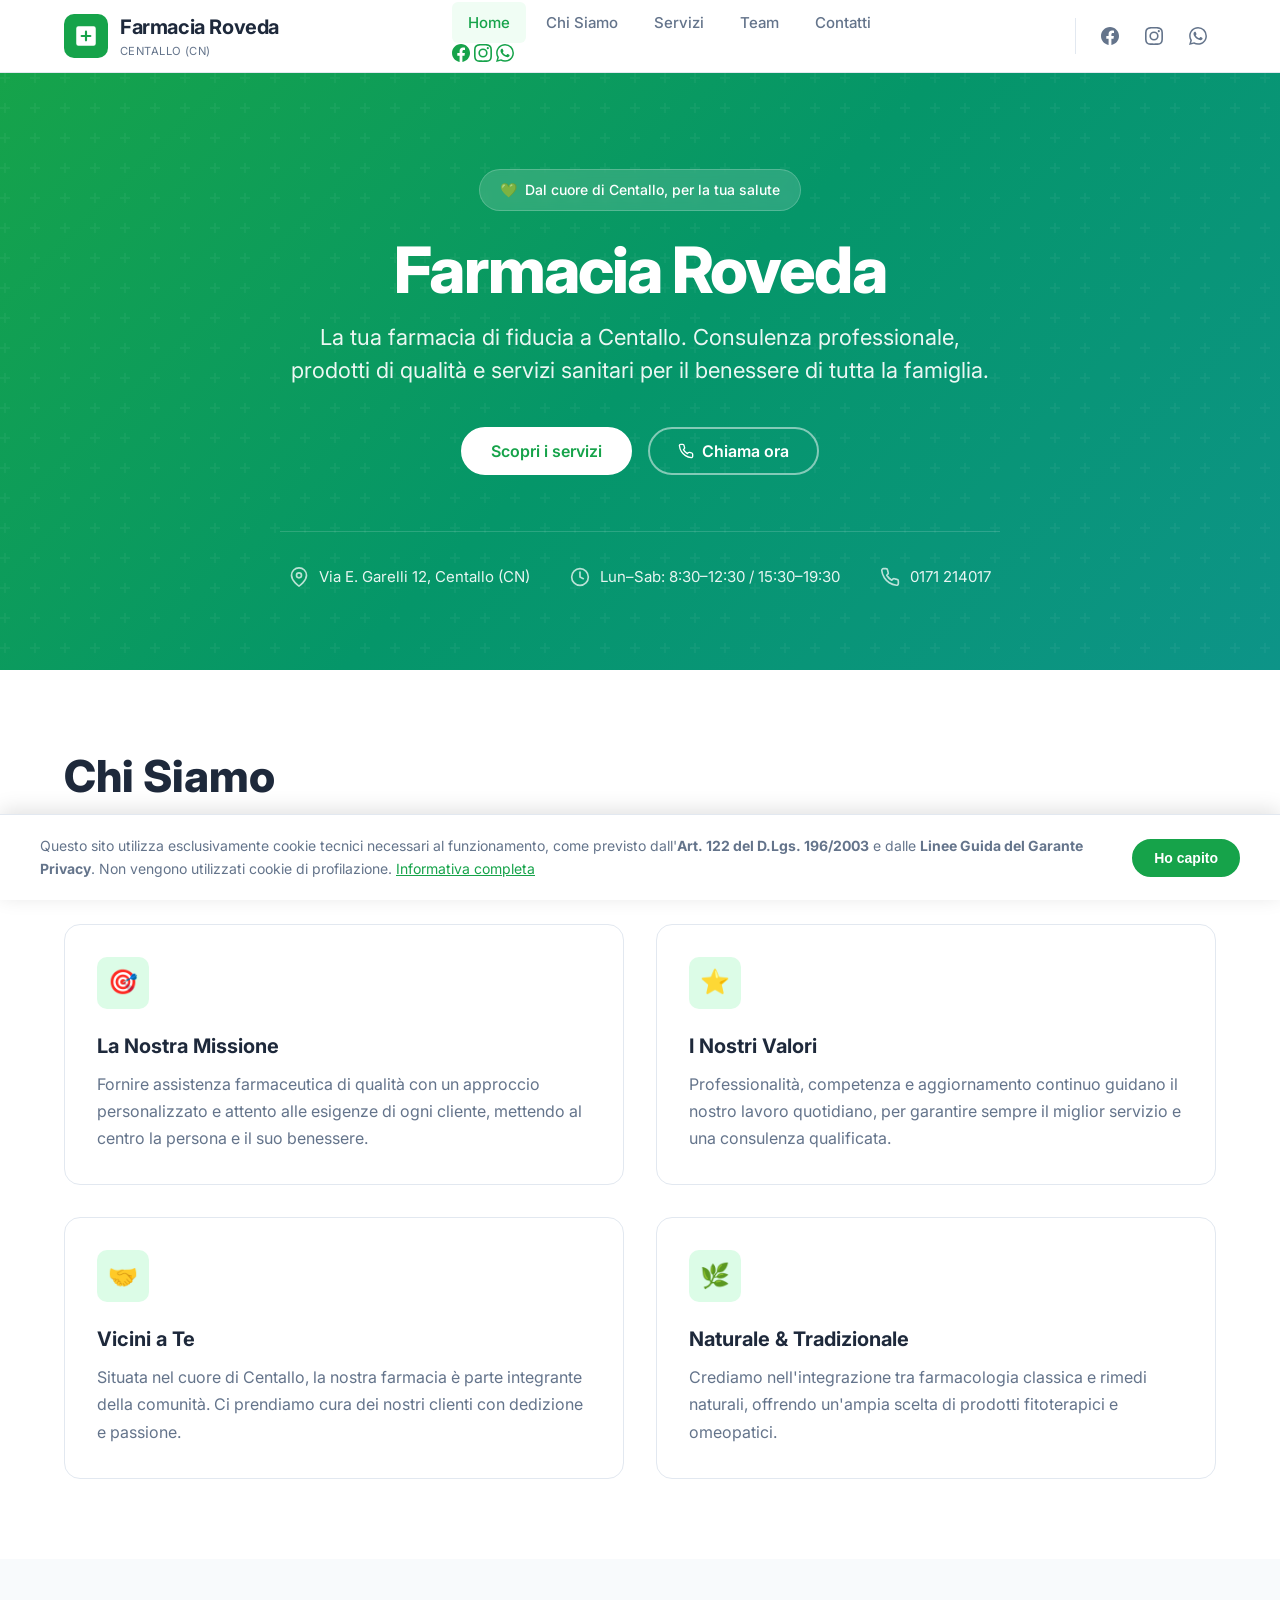
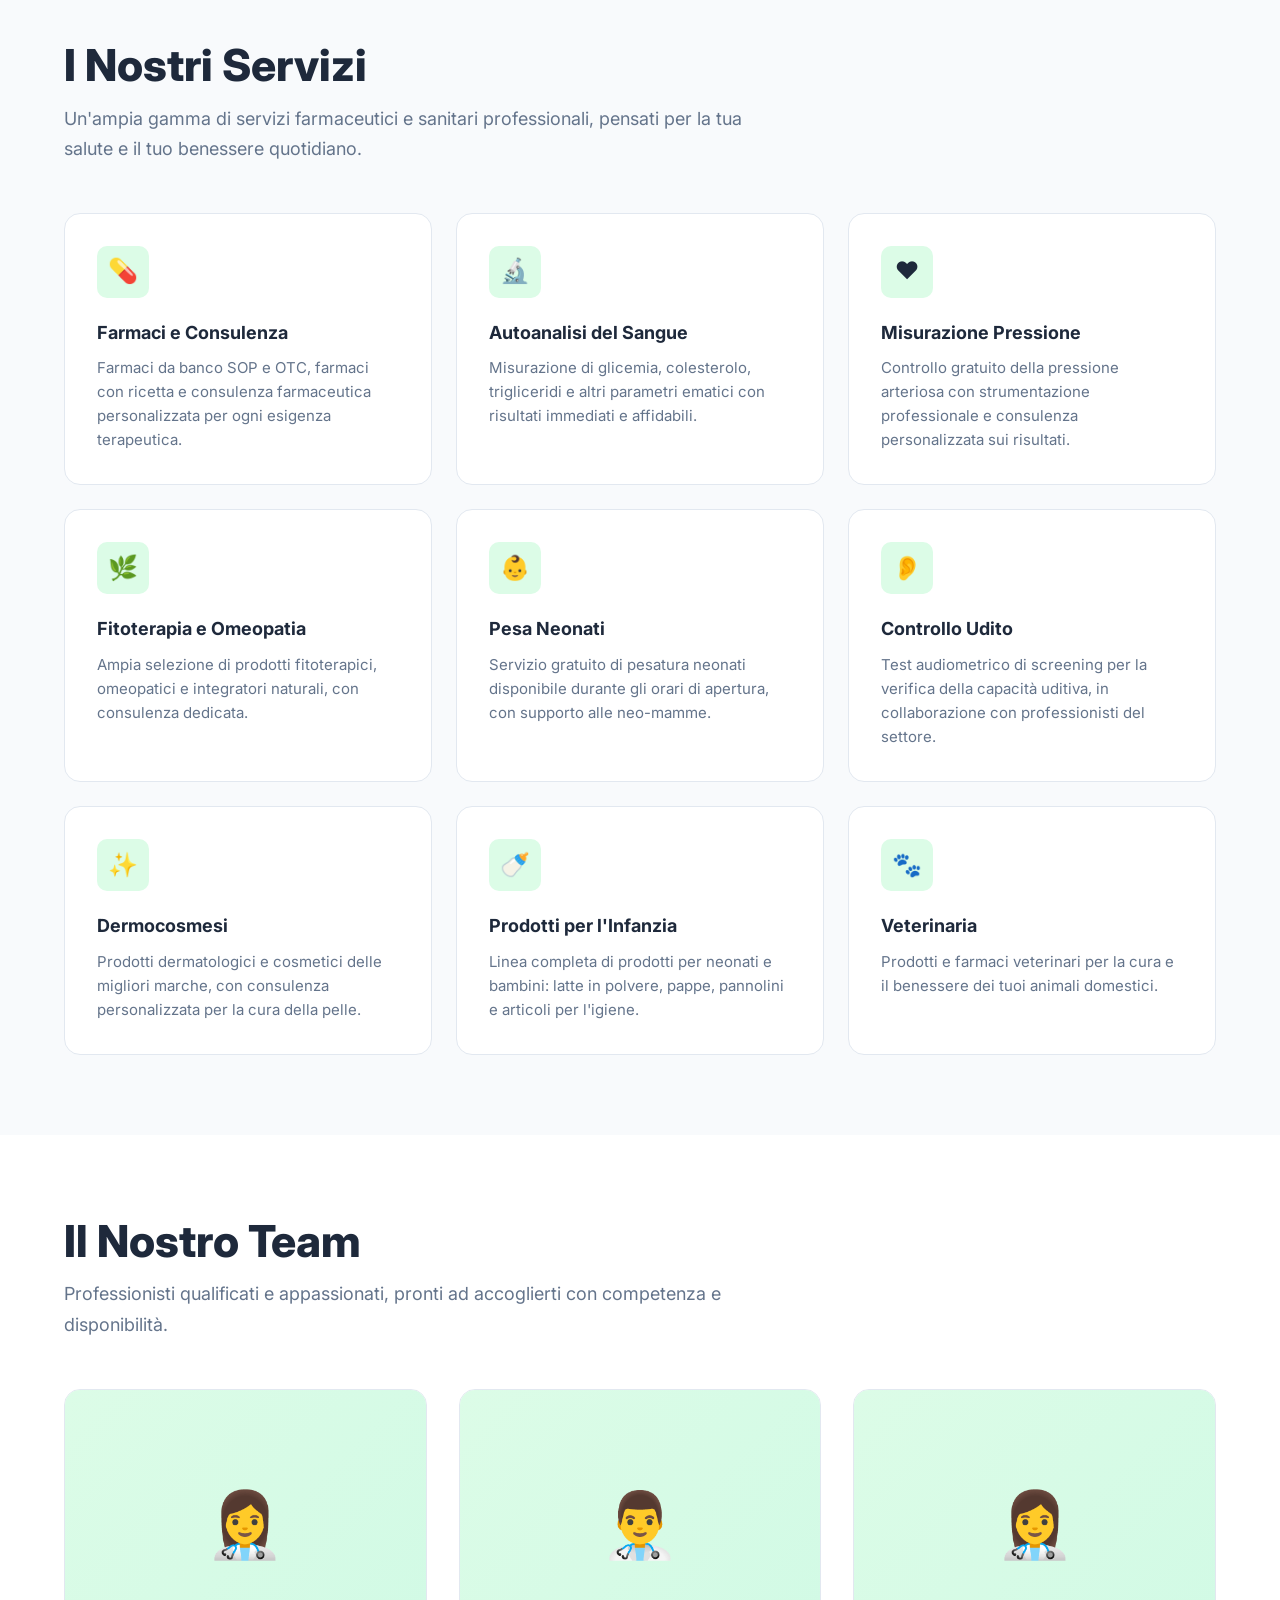
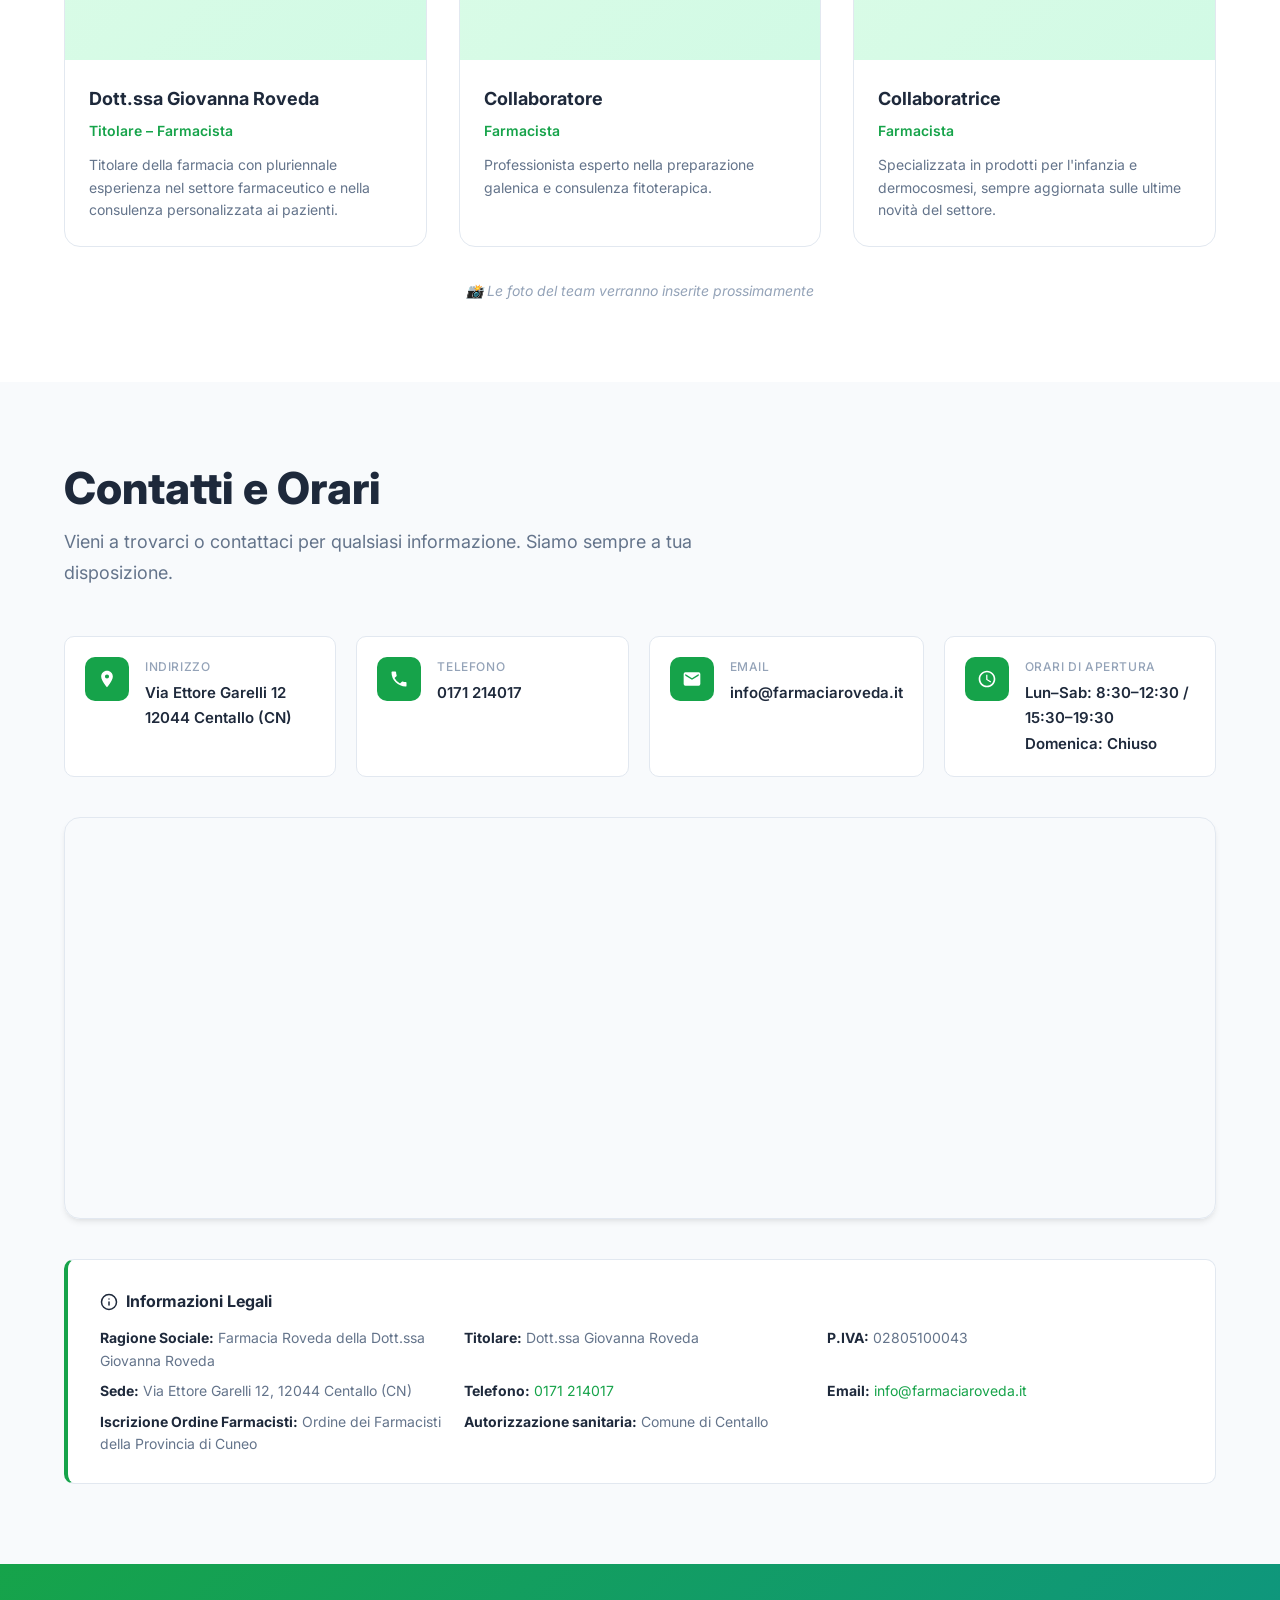
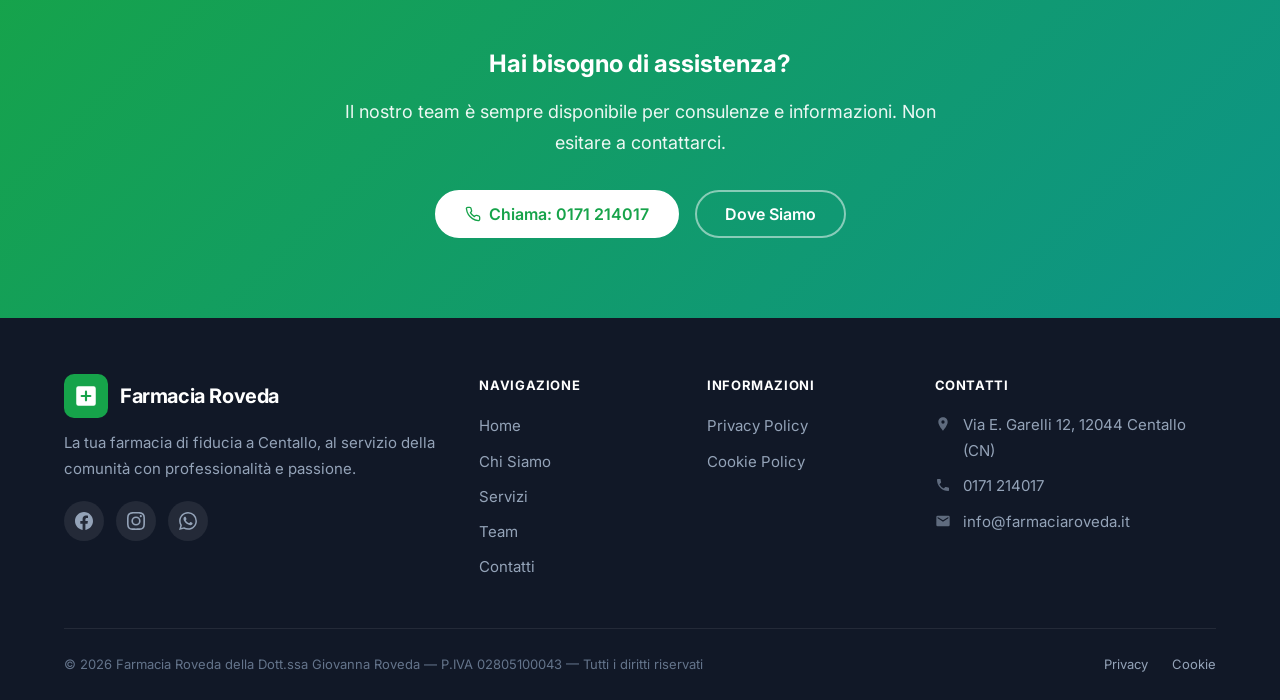
<file: index.html>
<!DOCTYPE html>
<html lang="it">
<head>
    <meta charset="UTF-8">
    <meta name="viewport" content="width=device-width, initial-scale=1.0">
    <title>Farmacia Roveda Centallo | Farmacia di fiducia in provincia di Cuneo</title>
    <meta name="description" content="Farmacia Roveda della Dott.ssa Giovanna Roveda a Centallo (CN). Consulenza farmaceutica, autoanalisi, prodotti fitoterapici e omeopatici. Via Garelli 12 - Tel. 0171 214017">
    <meta name="keywords" content="farmacia Centallo, farmacia Roveda, farmacia Cuneo, autoanalisi, fitoterapia, omeopatia, dermocosmesi">
    <meta name="author" content="Farmacia Roveda">
    <meta name="robots" content="index, follow">
    <meta name="google-site-verification" content="_JWXw6cyr3on_mh1-2Ipr61y7TV5yJFdCKV2aONj90M" />
    <link rel="canonical" href="https://gurugm96.github.io/farmacia-roveda-website/">

    <!-- Open Graph -->
    <meta property="og:title" content="Farmacia Roveda Centallo">
    <meta property="og:description" content="La tua farmacia di fiducia a Centallo (CN). Consulenza farmaceutica, autoanalisi, prodotti fitoterapici e omeopatici.">
    <meta property="og:type" content="website">
    <meta property="og:locale" content="it_IT">
    <meta property="og:url" content="https://gurugm96.github.io/farmacia-roveda-website/">

    <!-- Google Fonts: Inter -->
    <link rel="preconnect" href="https://fonts.googleapis.com">
    <link rel="preconnect" href="https://fonts.gstatic.com" crossorigin>
    <link href="https://fonts.googleapis.com/css2?family=Inter:wght@400;500;600;700;800&display=swap" rel="stylesheet">

    <!-- Stylesheet -->
    <link rel="stylesheet" href="css/style.css">

    <!-- Structured Data (Schema.org) -->
    <script type="application/ld+json">
    {
        "@context": "https://schema.org",
        "@type": "Pharmacy",
        "name": "Farmacia Roveda",
        "description": "Farmacia Roveda della Dott.ssa Giovanna Roveda a Centallo (CN). Consulenza farmaceutica, autoanalisi, prodotti fitoterapici e omeopatici.",
        "url": "https://gurugm96.github.io/farmacia-roveda-website/",
        "telephone": "+390171214017",
        "email": "info@farmaciaroveda.it",
        "address": {
            "@type": "PostalAddress",
            "streetAddress": "Via Ettore Garelli 12",
            "addressLocality": "Centallo",
            "addressRegion": "CN",
            "postalCode": "12044",
            "addressCountry": "IT"
        },
        "geo": {
            "@type": "GeoCoordinates",
            "latitude": 44.5048,
            "longitude": 7.5882
        },
        "openingHoursSpecification": [
            {
                "@type": "OpeningHoursSpecification",
                "dayOfWeek": ["Monday", "Tuesday", "Wednesday", "Thursday", "Friday", "Saturday"],
                "opens": "08:30",
                "closes": "12:30"
            },
            {
                "@type": "OpeningHoursSpecification",
                "dayOfWeek": ["Monday", "Tuesday", "Wednesday", "Thursday", "Friday", "Saturday"],
                "opens": "15:30",
                "closes": "19:30"
            }
        ],
        "sameAs": [
            "https://gurugm96.github.io/farmacia-roveda-website/",
            "https://www.facebook.com/p/Farmacia-Roveda-Dottssa-Giovanna-100063650529000/",
            "https://www.instagram.com/farmacia_roveda_centallo/"
        ],
        "vatID": "IT02805100043",
        "founder": {
            "@type": "Person",
            "name": "Dott.ssa Giovanna Roveda",
            "jobTitle": "Farmacista Titolare"
        }
    }
    </script>
</head>
<body>
    <!-- Skip Link (WCAG 2.1) -->
    <a href="#main-content" class="skip-link">Vai al contenuto principale</a>

    <!-- Cookie Banner (GDPR / Garante Privacy) -->
    <div class="cookie-banner" id="cookieBanner" role="dialog" aria-label="Informativa sui cookie" aria-describedby="cookieDesc">
        <div class="cookie-banner__inner">
            <p class="cookie-banner__text" id="cookieDesc">
                Questo sito utilizza esclusivamente cookie tecnici necessari al funzionamento, come previsto dall'<strong>Art. 122 del D.Lgs. 196/2003</strong> e dalle
                <strong>Linee Guida del Garante Privacy</strong>. Non vengono utilizzati cookie di profilazione.
                <a href="pages/cookie-policy.html">Informativa completa</a>
            </p>
            <div class="cookie-banner__actions">
                <button class="btn btn--primary btn--sm" onclick="acceptCookies()" aria-label="Accetta i cookie tecnici">Ho capito</button>
            </div>
        </div>
    </div>

    <!-- Header -->
    <header class="header">
        <div class="container header__inner">
            <a href="#home" class="logo" aria-label="Farmacia Roveda - Torna alla homepage">
                <div class="logo__icon" aria-hidden="true">
                    <!-- Pharmacy cross icon -->
                    <svg viewBox="0 0 24 24" xmlns="http://www.w3.org/2000/svg"><path d="M19 3H5a2 2 0 00-2 2v14a2 2 0 002 2h14a2 2 0 002-2V5a2 2 0 00-2-2zm-3 10h-3v3a1 1 0 01-2 0v-3H8a1 1 0 010-2h3V8a1 1 0 012 0v3h3a1 1 0 010 2z"/></svg>
                </div>
                <div>
                    <span class="logo__text">Farmacia Roveda</span>
                    <span class="logo__sub">Centallo (CN)</span>
                </div>
            </a>

            <nav id="mainNav" class="nav" aria-label="Navigazione principale">
                <ul class="nav__list">
                    <li><a href="#home" class="nav__link nav__link--active">Home</a></li>
                    <li><a href="#chi-siamo" class="nav__link">Chi Siamo</a></li>
                    <li><a href="#servizi" class="nav__link">Servizi</a></li>
                    <li><a href="#team" class="nav__link">Team</a></li>
                    <li><a href="#contatti" class="nav__link">Contatti</a></li>
                </ul>
                <!-- Mobile social links (injected via CSS) -->
                <div class="mobile-social">
                    <a href="https://www.facebook.com/p/Farmacia-Roveda-Dottssa-Giovanna-100063650529000/" target="_blank" rel="noopener noreferrer" aria-label="Seguici su Facebook">
                        <svg viewBox="0 0 24 24" width="18" height="18" fill="currentColor"><path d="M24 12.073c0-6.627-5.373-12-12-12s-12 5.373-12 12c0 5.99 4.388 10.954 10.125 11.854v-8.385H7.078v-3.47h3.047V9.43c0-3.007 1.792-4.669 4.533-4.669 1.312 0 2.686.235 2.686.235v2.953H15.83c-1.491 0-1.956.925-1.956 1.874v2.25h3.328l-.532 3.47h-2.796v8.385C19.612 23.027 24 18.062 24 12.073z"/></svg>
                    </a>
                    <a href="https://www.instagram.com/farmacia_roveda_centallo/" target="_blank" rel="noopener noreferrer" aria-label="Seguici su Instagram">
                        <svg viewBox="0 0 24 24" width="18" height="18" fill="currentColor"><path d="M12 2.163c3.204 0 3.584.012 4.85.07 3.252.148 4.771 1.691 4.919 4.919.058 1.265.069 1.645.069 4.849 0 3.205-.012 3.584-.069 4.849-.149 3.225-1.664 4.771-4.919 4.919-1.266.058-1.644.07-4.85.07-3.204 0-3.584-.012-4.849-.07-3.26-.149-4.771-1.699-4.919-4.92-.058-1.265-.07-1.644-.07-4.849 0-3.204.013-3.583.07-4.849.149-3.227 1.664-4.771 4.919-4.919 1.266-.057 1.645-.069 4.849-.069zM12 0C8.741 0 8.333.014 7.053.072 2.695.272.273 2.69.073 7.052.014 8.333 0 8.741 0 12c0 3.259.014 3.668.072 4.948.2 4.358 2.618 6.78 6.98 6.98C8.333 23.986 8.741 24 12 24c3.259 0 3.668-.014 4.948-.072 4.354-.2 6.782-2.618 6.979-6.98.059-1.28.073-1.689.073-4.948 0-3.259-.014-3.667-.072-4.947-.196-4.354-2.617-6.78-6.979-6.98C15.668.014 15.259 0 12 0zm0 5.838a6.162 6.162 0 100 12.324 6.162 6.162 0 000-12.324zM12 16a4 4 0 110-8 4 4 0 010 8zm6.406-11.845a1.44 1.44 0 100 2.881 1.44 1.44 0 000-2.881z"/></svg>
                    </a>
                    <a href="https://wa.me/393498467701" target="_blank" rel="noopener noreferrer" aria-label="Contattaci su WhatsApp">
                        <svg viewBox="0 0 24 24" width="18" height="18" fill="currentColor"><path d="M17.472 14.382c-.297-.149-1.758-.867-2.03-.967-.273-.099-.471-.148-.67.15-.197.297-.767.966-.94 1.164-.173.199-.347.223-.644.075-.297-.15-1.255-.463-2.39-1.475-.883-.788-1.48-1.761-1.653-2.059-.173-.297-.018-.458.13-.606.134-.133.298-.347.446-.52.149-.174.198-.298.298-.497.099-.198.05-.371-.025-.52-.075-.149-.669-1.612-.916-2.207-.242-.579-.487-.5-.669-.51-.173-.008-.371-.01-.57-.01-.198 0-.52.074-.792.372-.272.297-1.04 1.016-1.04 2.479 0 1.462 1.065 2.875 1.213 3.074.149.198 2.096 3.2 5.077 4.487.709.306 1.262.489 1.694.625.712.227 1.36.195 1.871.118.571-.085 1.758-.719 2.006-1.413.248-.694.248-1.289.173-1.413-.074-.124-.272-.198-.57-.347m-5.421 7.403h-.004a9.87 9.87 0 01-5.031-1.378l-.361-.214-3.741.982.998-3.648-.235-.374a9.86 9.86 0 01-1.51-5.26c.001-5.45 4.436-9.884 9.888-9.884 2.64 0 5.122 1.03 6.988 2.898a9.825 9.825 0 012.893 6.994c-.003 5.45-4.437 9.884-9.885 9.884m8.413-18.297A11.815 11.815 0 0012.05 0C5.495 0 .16 5.335.157 11.892c0 2.096.547 4.142 1.588 5.945L.057 24l6.305-1.654a11.882 11.882 0 005.683 1.448h.005c6.554 0 11.89-5.335 11.893-11.893a11.821 11.821 0 00-3.48-8.413z"/></svg>
                    </a>
                </div>
            </nav>

            <div class="nav__social">
                <a href="https://www.facebook.com/p/Farmacia-Roveda-Dottssa-Giovanna-100063650529000/" target="_blank" rel="noopener noreferrer" class="nav__social-link nav__social-link--fb" aria-label="Seguici su Facebook">
                    <svg viewBox="0 0 24 24" fill="currentColor"><path d="M24 12.073c0-6.627-5.373-12-12-12s-12 5.373-12 12c0 5.99 4.388 10.954 10.125 11.854v-8.385H7.078v-3.47h3.047V9.43c0-3.007 1.792-4.669 4.533-4.669 1.312 0 2.686.235 2.686.235v2.953H15.83c-1.491 0-1.956.925-1.956 1.874v2.25h3.328l-.532 3.47h-2.796v8.385C19.612 23.027 24 18.062 24 12.073z"/></svg>
                </a>
                <a href="https://www.instagram.com/farmacia_roveda_centallo/" target="_blank" rel="noopener noreferrer" class="nav__social-link nav__social-link--ig" aria-label="Seguici su Instagram">
                    <svg viewBox="0 0 24 24" fill="currentColor"><path d="M12 2.163c3.204 0 3.584.012 4.85.07 3.252.148 4.771 1.691 4.919 4.919.058 1.265.069 1.645.069 4.849 0 3.205-.012 3.584-.069 4.849-.149 3.225-1.664 4.771-4.919 4.919-1.266.058-1.644.07-4.85.07-3.204 0-3.584-.012-4.849-.07-3.26-.149-4.771-1.699-4.919-4.92-.058-1.265-.07-1.644-.07-4.849 0-3.204.013-3.583.07-4.849.149-3.227 1.664-4.771 4.919-4.919 1.266-.057 1.645-.069 4.849-.069zM12 0C8.741 0 8.333.014 7.053.072 2.695.272.273 2.69.073 7.052.014 8.333 0 8.741 0 12c0 3.259.014 3.668.072 4.948.2 4.358 2.618 6.78 6.98 6.98C8.333 23.986 8.741 24 12 24c3.259 0 3.668-.014 4.948-.072 4.354-.2 6.782-2.618 6.979-6.98.059-1.28.073-1.689.073-4.948 0-3.259-.014-3.667-.072-4.947-.196-4.354-2.617-6.78-6.979-6.98C15.668.014 15.259 0 12 0zm0 5.838a6.162 6.162 0 100 12.324 6.162 6.162 0 000-12.324zM12 16a4 4 0 110-8 4 4 0 010 8zm6.406-11.845a1.44 1.44 0 100 2.881 1.44 1.44 0 000-2.881z"/></svg>
                </a>
                <a href="https://wa.me/393498467701" target="_blank" rel="noopener noreferrer" class="nav__social-link nav__social-link--wa" aria-label="Contattaci su WhatsApp">
                    <svg viewBox="0 0 24 24" fill="currentColor"><path d="M17.472 14.382c-.297-.149-1.758-.867-2.03-.967-.273-.099-.471-.148-.67.15-.197.297-.767.966-.94 1.164-.173.199-.347.223-.644.075-.297-.15-1.255-.463-2.39-1.475-.883-.788-1.48-1.761-1.653-2.059-.173-.297-.018-.458.13-.606.134-.133.298-.347.446-.52.149-.174.198-.298.298-.497.099-.198.05-.371-.025-.52-.075-.149-.669-1.612-.916-2.207-.242-.579-.487-.5-.669-.51-.173-.008-.371-.01-.57-.01-.198 0-.52.074-.792.372-.272.297-1.04 1.016-1.04 2.479 0 1.462 1.065 2.875 1.213 3.074.149.198 2.096 3.2 5.077 4.487.709.306 1.262.489 1.694.625.712.227 1.36.195 1.871.118.571-.085 1.758-.719 2.006-1.413.248-.694.248-1.289.173-1.413-.074-.124-.272-.198-.57-.347m-5.421 7.403h-.004a9.87 9.87 0 01-5.031-1.378l-.361-.214-3.741.982.998-3.648-.235-.374a9.86 9.86 0 01-1.51-5.26c.001-5.45 4.436-9.884 9.888-9.884 2.64 0 5.122 1.03 6.988 2.898a9.825 9.825 0 012.893 6.994c-.003 5.45-4.437 9.884-9.885 9.884m8.413-18.297A11.815 11.815 0 0012.05 0C5.495 0 .16 5.335.157 11.892c0 2.096.547 4.142 1.588 5.945L.057 24l6.305-1.654a11.882 11.882 0 005.683 1.448h.005c6.554 0 11.89-5.335 11.893-11.893a11.821 11.821 0 00-3.48-8.413z"/></svg>
                </a>
            </div>

            <button class="menu-toggle" id="menuToggle" aria-label="Apri menu di navigazione" aria-expanded="false" aria-controls="mainNav">
                <span class="menu-toggle__bar" aria-hidden="true"></span>
                <span class="menu-toggle__bar" aria-hidden="true"></span>
                <span class="menu-toggle__bar" aria-hidden="true"></span>
            </button>
        </div>
    </header>

    <!-- Main Content -->
    <main id="main-content">

        <!-- Hero Section -->
        <section class="hero" id="home">
            <div class="container">
                <div class="hero__content">
                    <div class="hero__badge">
                        <span aria-hidden="true">💚</span>
                        Dal cuore di Centallo, per la tua salute
                    </div>
                    <h1>Farmacia Roveda</h1>
                    <p class="hero__subtitle">
                        La tua farmacia di fiducia a Centallo. Consulenza professionale, 
                        prodotti di qualità e servizi sanitari per il benessere di tutta la famiglia.
                    </p>
                    <div class="hero__actions">
                        <a href="#servizi" class="btn btn--white">Scopri i servizi</a>
                        <a href="tel:+390171214017" class="btn btn--outline-white">
                            <svg width="16" height="16" viewBox="0 0 24 24" fill="none" stroke="currentColor" stroke-width="2" stroke-linecap="round" stroke-linejoin="round"><path d="M22 16.92v3a2 2 0 0 1-2.18 2 19.79 19.79 0 0 1-8.63-3.07 19.5 19.5 0 0 1-6-6 19.79 19.79 0 0 1-3.07-8.67A2 2 0 0 1 4.11 2h3a2 2 0 0 1 2 1.72c.127.96.361 1.903.7 2.81a2 2 0 0 1-.45 2.11L8.09 9.91a16 16 0 0 0 6 6l1.27-1.27a2 2 0 0 1 2.11-.45c.907.339 1.85.573 2.81.7A2 2 0 0 1 22 16.92z"/></svg>
                            Chiama ora
                        </a>
                    </div>
                    <div class="hero__info-bar">
                        <div class="hero__info-item">
                            <svg width="20" height="20" viewBox="0 0 24 24" fill="none" stroke="currentColor" stroke-width="2" stroke-linecap="round" stroke-linejoin="round"><path d="M21 10c0 7-9 13-9 13s-9-6-9-13a9 9 0 0 1 18 0z"/><circle cx="12" cy="10" r="3"/></svg>
                            Via E. Garelli 12, Centallo (CN)
                        </div>
                        <div class="hero__info-item">
                            <svg width="20" height="20" viewBox="0 0 24 24" fill="none" stroke="currentColor" stroke-width="2" stroke-linecap="round" stroke-linejoin="round"><circle cx="12" cy="12" r="10"/><polyline points="12 6 12 12 16 14"/></svg>
                            Lun–Sab: 8:30–12:30 / 15:30–19:30
                        </div>
                        <div class="hero__info-item">
                            <svg width="20" height="20" viewBox="0 0 24 24" fill="none" stroke="currentColor" stroke-width="2" stroke-linecap="round" stroke-linejoin="round"><path d="M22 16.92v3a2 2 0 0 1-2.18 2 19.79 19.79 0 0 1-8.63-3.07 19.5 19.5 0 0 1-6-6 19.79 19.79 0 0 1-3.07-8.67A2 2 0 0 1 4.11 2h3a2 2 0 0 1 2 1.72c.127.96.361 1.903.7 2.81a2 2 0 0 1-.45 2.11L8.09 9.91a16 16 0 0 0 6 6l1.27-1.27a2 2 0 0 1 2.11-.45c.907.339 1.85.573 2.81.7A2 2 0 0 1 22 16.92z"/></svg>
                            0171 214017
                        </div>
                    </div>
                </div>
            </div>
        </section>

        <!-- Chi Siamo -->
        <section class="section" id="chi-siamo">
            <div class="container">
                <div class="section-header fade-in">
                    <h2>Chi Siamo</h2>
                    <p>
                        La Farmacia Roveda, guidata dalla Dott.ssa Giovanna Roveda, è un punto di riferimento 
                        per la salute e il benessere a Centallo e nell'intero territorio cuneese.
                    </p>
                </div>
                <div class="about__grid">
                    <article class="about-card fade-in">
                        <div class="about-card__icon" aria-hidden="true">🎯</div>
                        <h3>La Nostra Missione</h3>
                        <p>
                            Fornire assistenza farmaceutica di qualità con un approccio 
                            personalizzato e attento alle esigenze di ogni cliente, mettendo 
                            al centro la persona e il suo benessere.
                        </p>
                    </article>
                    <article class="about-card fade-in">
                        <div class="about-card__icon" aria-hidden="true">⭐</div>
                        <h3>I Nostri Valori</h3>
                        <p>
                            Professionalità, competenza e aggiornamento continuo guidano 
                            il nostro lavoro quotidiano, per garantire sempre il miglior 
                            servizio e una consulenza qualificata.
                        </p>
                    </article>
                    <article class="about-card fade-in">
                        <div class="about-card__icon" aria-hidden="true">🤝</div>
                        <h3>Vicini a Te</h3>
                        <p>
                            Situata nel cuore di Centallo, la nostra farmacia è parte 
                            integrante della comunità. Ci prendiamo cura dei nostri 
                            clienti con dedizione e passione.
                        </p>
                    </article>
                    <article class="about-card fade-in">
                        <div class="about-card__icon" aria-hidden="true">🌿</div>
                        <h3>Naturale &amp; Tradizionale</h3>
                        <p>
                            Crediamo nell'integrazione tra farmacologia classica e rimedi 
                            naturali, offrendo un'ampia scelta di prodotti fitoterapici 
                            e omeopatici.
                        </p>
                    </article>
                </div>
            </div>
        </section>

        <!-- Servizi -->
        <section class="section section--alt" id="servizi">
            <div class="container">
                <div class="section-header fade-in">
                    <h2>I Nostri Servizi</h2>
                    <p>
                        Un'ampia gamma di servizi farmaceutici e sanitari professionali, 
                        pensati per la tua salute e il tuo benessere quotidiano.
                    </p>
                </div>
                <div class="services__grid">
                    <article class="service-card fade-in">
                        <div class="service-card__icon" aria-hidden="true">💊</div>
                        <h3>Farmaci e Consulenza</h3>
                        <p>Farmaci da banco SOP e OTC, farmaci con ricetta e consulenza farmaceutica personalizzata per ogni esigenza terapeutica.</p>
                    </article>
                    <article class="service-card fade-in">
                        <div class="service-card__icon" aria-hidden="true">🔬</div>
                        <h3>Autoanalisi del Sangue</h3>
                        <p>Misurazione di glicemia, colesterolo, trigliceridi e altri parametri ematici con risultati immediati e affidabili.</p>
                    </article>
                    <article class="service-card fade-in">
                        <div class="service-card__icon" aria-hidden="true">❤️</div>
                        <h3>Misurazione Pressione</h3>
                        <p>Controllo gratuito della pressione arteriosa con strumentazione professionale e consulenza personalizzata sui risultati.</p>
                    </article>
                    <article class="service-card fade-in">
                        <div class="service-card__icon" aria-hidden="true">🌿</div>
                        <h3>Fitoterapia e Omeopatia</h3>
                        <p>Ampia selezione di prodotti fitoterapici, omeopatici e integratori naturali, con consulenza dedicata.</p>
                    </article>
                    <article class="service-card fade-in">
                        <div class="service-card__icon" aria-hidden="true">👶</div>
                        <h3>Pesa Neonati</h3>
                        <p>Servizio gratuito di pesatura neonati disponibile durante gli orari di apertura, con supporto alle neo-mamme.</p>
                    </article>
                    <article class="service-card fade-in">
                        <div class="service-card__icon" aria-hidden="true">👂</div>
                        <h3>Controllo Udito</h3>
                        <p>Test audiometrico di screening per la verifica della capacità uditiva, in collaborazione con professionisti del settore.</p>
                    </article>
                    <article class="service-card fade-in">
                        <div class="service-card__icon" aria-hidden="true">✨</div>
                        <h3>Dermocosmesi</h3>
                        <p>Prodotti dermatologici e cosmetici delle migliori marche, con consulenza personalizzata per la cura della pelle.</p>
                    </article>
                    <article class="service-card fade-in">
                        <div class="service-card__icon" aria-hidden="true">🍼</div>
                        <h3>Prodotti per l'Infanzia</h3>
                        <p>Linea completa di prodotti per neonati e bambini: latte in polvere, pappe, pannolini e articoli per l'igiene.</p>
                    </article>
                    <article class="service-card fade-in">
                        <div class="service-card__icon" aria-hidden="true">🐾</div>
                        <h3>Veterinaria</h3>
                        <p>Prodotti e farmaci veterinari per la cura e il benessere dei tuoi animali domestici.</p>
                    </article>
                </div>
            </div>
        </section>

        <!-- Team -->
        <section class="section" id="team">
            <div class="container">
                <div class="section-header fade-in">
                    <h2>Il Nostro Team</h2>
                    <p>
                        Professionisti qualificati e appassionati, pronti ad accoglierti 
                        con competenza e disponibilità.
                    </p>
                </div>
                <div class="team__grid">
                    <article class="team-card fade-in">
                        <div class="team-card__photo" aria-label="Foto della Dott.ssa Giovanna Roveda">
                            👩‍⚕️
                        </div>
                        <div class="team-card__info">
                            <h3>Dott.ssa Giovanna Roveda</h3>
                            <p class="team-card__role">Titolare &ndash; Farmacista</p>
                            <p class="team-card__bio">Titolare della farmacia con pluriennale esperienza nel settore farmaceutico e nella consulenza personalizzata ai pazienti.</p>
                        </div>
                    </article>
                    <article class="team-card fade-in">
                        <div class="team-card__photo" aria-label="Foto collaboratore">
                            👨‍⚕️
                        </div>
                        <div class="team-card__info">
                            <h3>Collaboratore</h3>
                            <p class="team-card__role">Farmacista</p>
                            <p class="team-card__bio">Professionista esperto nella preparazione galenica e consulenza fitoterapica.</p>
                        </div>
                    </article>
                    <article class="team-card fade-in">
                        <div class="team-card__photo" aria-label="Foto collaboratrice">
                            👩‍⚕️
                        </div>
                        <div class="team-card__info">
                            <h3>Collaboratrice</h3>
                            <p class="team-card__role">Farmacista</p>
                            <p class="team-card__bio">Specializzata in prodotti per l'infanzia e dermocosmesi, sempre aggiornata sulle ultime novità del settore.</p>
                        </div>
                    </article>
                </div>
                <p class="team__note">
                    📸 Le foto del team verranno inserite prossimamente
                </p>
            </div>
        </section>

        <!-- Contatti -->
        <section class="section section--alt" id="contatti">
            <div class="container">
                <div class="section-header fade-in">
                    <h2>Contatti e Orari</h2>
                    <p>
                        Vieni a trovarci o contattaci per qualsiasi informazione. 
                        Siamo sempre a tua disposizione.
                    </p>
                </div>

                <div class="contact__grid fade-in">
                    <div class="contact-item">
                        <div class="contact-item__icon" aria-hidden="true">
                            <svg viewBox="0 0 24 24" fill="currentColor"><path d="M12 2C8.13 2 5 5.13 5 9c0 5.25 7 13 7 13s7-7.75 7-13c0-3.87-3.13-7-7-7zm0 9.5a2.5 2.5 0 010-5 2.5 2.5 0 010 5z"/></svg>
                        </div>
                        <div>
                            <p class="contact-item__label">Indirizzo</p>
                            <p class="contact-item__value">Via Ettore Garelli 12<br>12044 Centallo (CN)</p>
                        </div>
                    </div>
                    <div class="contact-item">
                        <div class="contact-item__icon" aria-hidden="true">
                            <svg viewBox="0 0 24 24" fill="currentColor"><path d="M6.62 10.79a15.05 15.05 0 006.59 6.59l2.2-2.2a1 1 0 011.01-.24c1.12.45 2.33.69 3.58.69a1 1 0 011 1V20a1 1 0 01-1 1A17 17 0 013 4a1 1 0 011-1h3.5a1 1 0 011 1c0 1.25.24 2.45.69 3.58a1 1 0 01-.24 1.01l-2.33 2.2z"/></svg>
                        </div>
                        <div>
                            <p class="contact-item__label">Telefono</p>
                            <p class="contact-item__value"><a href="tel:+390171214017">0171 214017</a></p>
                        </div>
                    </div>
                    <div class="contact-item">
                        <div class="contact-item__icon" aria-hidden="true">
                            <svg viewBox="0 0 24 24" fill="currentColor"><path d="M20 4H4a2 2 0 00-2 2v12a2 2 0 002 2h16a2 2 0 002-2V6a2 2 0 00-2-2zm0 4l-8 5-8-5V6l8 5 8-5v2z"/></svg>
                        </div>
                        <div>
                            <p class="contact-item__label">Email</p>
                            <p class="contact-item__value"><a href="mailto:info@farmaciaroveda.it">info@farmaciaroveda.it</a></p>
                        </div>
                    </div>
                    <div class="contact-item">
                        <div class="contact-item__icon" aria-hidden="true">
                            <svg viewBox="0 0 24 24" fill="currentColor"><path d="M11.99 2C6.47 2 2 6.48 2 12s4.47 10 9.99 10S22 17.52 22 12 17.52 2 11.99 2zM12 20c-4.42 0-8-3.58-8-8s3.58-8 8-8 8 3.58 8 8-3.58 8-8 8zm.5-13H11v6l5.25 3.15.75-1.23-4.5-2.67V7z"/></svg>
                        </div>
                        <div>
                            <p class="contact-item__label">Orari di Apertura</p>
                            <p class="contact-item__value">Lun–Sab: 8:30–12:30 / 15:30–19:30<br>Domenica: Chiuso</p>
                        </div>
                    </div>
                </div>

                <!-- Google Maps Embed -->
                <div class="map-wrapper fade-in">
                    <iframe
                        src="https://www.google.com/maps/embed?pb=!1m18!1m12!1m3!1d2831.5!2d7.5862!3d44.5048!2m3!1f0!2f0!3f0!3m2!1i1024!2i768!4f13.1!3m3!1m2!1s0x12cd6209c0c5c8ed%3A0x3c3e0a0a0a0a0a0a!2sVia+Ettore+Garelli%2C+12%2C+12044+Centallo+CN!5e0!3m2!1sit!2sit!4v1700000000000!5m2!1sit!2sit"
                        width="100%"
                        height="400"
                        style="border:0;"
                        allowfullscreen=""
                        loading="lazy"
                        referrerpolicy="no-referrer-when-downgrade"
                        title="Mappa – Farmacia Roveda, Via Ettore Garelli 12, Centallo">
                    </iframe>
                </div>

                <!-- Informazioni Legali (D.Lgs. 70/2003 - Obblighi informativi) -->
                <div class="legal-info fade-in">
                    <h3>
                        <svg width="18" height="18" viewBox="0 0 24 24" fill="none" stroke="currentColor" stroke-width="2" stroke-linecap="round" stroke-linejoin="round"><circle cx="12" cy="12" r="10"/><line x1="12" y1="16" x2="12" y2="12"/><line x1="12" y1="8" x2="12.01" y2="8"/></svg>
                        Informazioni Legali
                    </h3>
                    <ul>
                        <li><strong>Ragione Sociale:</strong> Farmacia Roveda della Dott.ssa Giovanna Roveda</li>
                        <li><strong>Titolare:</strong> Dott.ssa Giovanna Roveda</li>
                        <li><strong>P.IVA:</strong> 02805100043</li>
                        <li><strong>Sede:</strong> Via Ettore Garelli 12, 12044 Centallo (CN)</li>
                        <li><strong>Telefono:</strong> <a href="tel:+390171214017">0171 214017</a></li>
                        <li><strong>Email:</strong> <a href="mailto:info@farmaciaroveda.it">info@farmaciaroveda.it</a></li>
                        <li><strong>Iscrizione Ordine Farmacisti:</strong> Ordine dei Farmacisti della Provincia di Cuneo</li>
                        <li><strong>Autorizzazione sanitaria:</strong> Comune di Centallo</li>
                    </ul>
                </div>
            </div>
        </section>

        <!-- CTA Section -->
        <section class="section section--green">
            <div class="container">
                <div class="cta__inner fade-in">
                    <h2>Hai bisogno di assistenza?</h2>
                    <p>Il nostro team è sempre disponibile per consulenze e informazioni. Non esitare a contattarci.</p>
                    <div class="cta__buttons">
                        <a href="tel:+390171214017" class="btn btn--white">
                            <svg width="16" height="16" viewBox="0 0 24 24" fill="none" stroke="currentColor" stroke-width="2" stroke-linecap="round" stroke-linejoin="round"><path d="M22 16.92v3a2 2 0 0 1-2.18 2 19.79 19.79 0 0 1-8.63-3.07 19.5 19.5 0 0 1-6-6 19.79 19.79 0 0 1-3.07-8.67A2 2 0 0 1 4.11 2h3a2 2 0 0 1 2 1.72c.127.96.361 1.903.7 2.81a2 2 0 0 1-.45 2.11L8.09 9.91a16 16 0 0 0 6 6l1.27-1.27a2 2 0 0 1 2.11-.45c.907.339 1.85.573 2.81.7A2 2 0 0 1 22 16.92z"/></svg>
                            Chiama: 0171 214017
                        </a>
                        <a href="#contatti" class="btn btn--outline-white">Dove Siamo</a>
                    </div>
                </div>
            </div>
        </section>

    </main>

    <!-- Footer -->
    <footer class="footer">
        <div class="container">
            <div class="footer__grid">
                <div class="footer__brand">
                    <a href="#home" class="logo" style="color: white;" aria-label="Farmacia Roveda">
                        <div class="logo__icon" aria-hidden="true">
                            <svg viewBox="0 0 24 24" xmlns="http://www.w3.org/2000/svg"><path d="M19 3H5a2 2 0 00-2 2v14a2 2 0 002 2h14a2 2 0 002-2V5a2 2 0 00-2-2zm-3 10h-3v3a1 1 0 01-2 0v-3H8a1 1 0 010-2h3V8a1 1 0 012 0v3h3a1 1 0 010 2z"/></svg>
                        </div>
                        <span class="logo__text">Farmacia Roveda</span>
                    </a>
                    <p>La tua farmacia di fiducia a Centallo, al servizio della comunità con professionalità e passione.</p>
                    <div class="footer__social">
                        <a href="https://www.facebook.com/p/Farmacia-Roveda-Dottssa-Giovanna-100063650529000/" target="_blank" rel="noopener noreferrer" class="footer__social-link footer__social-link--fb" aria-label="Seguici su Facebook">
                            <svg viewBox="0 0 24 24" fill="currentColor"><path d="M24 12.073c0-6.627-5.373-12-12-12s-12 5.373-12 12c0 5.99 4.388 10.954 10.125 11.854v-8.385H7.078v-3.47h3.047V9.43c0-3.007 1.792-4.669 4.533-4.669 1.312 0 2.686.235 2.686.235v2.953H15.83c-1.491 0-1.956.925-1.956 1.874v2.25h3.328l-.532 3.47h-2.796v8.385C19.612 23.027 24 18.062 24 12.073z"/></svg>
                        </a>
                        <a href="https://www.instagram.com/farmacia_roveda_centallo/" target="_blank" rel="noopener noreferrer" class="footer__social-link footer__social-link--ig" aria-label="Seguici su Instagram">
                            <svg viewBox="0 0 24 24" fill="currentColor"><path d="M12 2.163c3.204 0 3.584.012 4.85.07 3.252.148 4.771 1.691 4.919 4.919.058 1.265.069 1.645.069 4.849 0 3.205-.012 3.584-.069 4.849-.149 3.225-1.664 4.771-4.919 4.919-1.266.058-1.644.07-4.85.07-3.204 0-3.584-.012-4.849-.07-3.26-.149-4.771-1.699-4.919-4.92-.058-1.265-.07-1.644-.07-4.849 0-3.204.013-3.583.07-4.849.149-3.227 1.664-4.771 4.919-4.919 1.266-.057 1.645-.069 4.849-.069zM12 0C8.741 0 8.333.014 7.053.072 2.695.272.273 2.69.073 7.052.014 8.333 0 8.741 0 12c0 3.259.014 3.668.072 4.948.2 4.358 2.618 6.78 6.98 6.98C8.333 23.986 8.741 24 12 24c3.259 0 3.668-.014 4.948-.072 4.354-.2 6.782-2.618 6.979-6.98.059-1.28.073-1.689.073-4.948 0-3.259-.014-3.667-.072-4.947-.196-4.354-2.617-6.78-6.979-6.98C15.668.014 15.259 0 12 0zm0 5.838a6.162 6.162 0 100 12.324 6.162 6.162 0 000-12.324zM12 16a4 4 0 110-8 4 4 0 010 8zm6.406-11.845a1.44 1.44 0 100 2.881 1.44 1.44 0 000-2.881z"/></svg>
                        </a>
                        <a href="https://wa.me/393498467701" target="_blank" rel="noopener noreferrer" class="footer__social-link footer__social-link--wa" aria-label="Contattaci su WhatsApp">
                            <svg viewBox="0 0 24 24" fill="currentColor"><path d="M17.472 14.382c-.297-.149-1.758-.867-2.03-.967-.273-.099-.471-.148-.67.15-.197.297-.767.966-.94 1.164-.173.199-.347.223-.644.075-.297-.15-1.255-.463-2.39-1.475-.883-.788-1.48-1.761-1.653-2.059-.173-.297-.018-.458.13-.606.134-.133.298-.347.446-.52.149-.174.198-.298.298-.497.099-.198.05-.371-.025-.52-.075-.149-.669-1.612-.916-2.207-.242-.579-.487-.5-.669-.51-.173-.008-.371-.01-.57-.01-.198 0-.52.074-.792.372-.272.297-1.04 1.016-1.04 2.479 0 1.462 1.065 2.875 1.213 3.074.149.198 2.096 3.2 5.077 4.487.709.306 1.262.489 1.694.625.712.227 1.36.195 1.871.118.571-.085 1.758-.719 2.006-1.413.248-.694.248-1.289.173-1.413-.074-.124-.272-.198-.57-.347m-5.421 7.403h-.004a9.87 9.87 0 01-5.031-1.378l-.361-.214-3.741.982.998-3.648-.235-.374a9.86 9.86 0 01-1.51-5.26c.001-5.45 4.436-9.884 9.888-9.884 2.64 0 5.122 1.03 6.988 2.898a9.825 9.825 0 012.893 6.994c-.003 5.45-4.437 9.884-9.885 9.884m8.413-18.297A11.815 11.815 0 0012.05 0C5.495 0 .16 5.335.157 11.892c0 2.096.547 4.142 1.588 5.945L.057 24l6.305-1.654a11.882 11.882 0 005.683 1.448h.005c6.554 0 11.89-5.335 11.893-11.893a11.821 11.821 0 00-3.48-8.413z"/></svg>
                        </a>
                    </div>
                </div>
                <div>
                    <h4>Navigazione</h4>
                    <ul class="footer__links">
                        <li><a href="#home">Home</a></li>
                        <li><a href="#chi-siamo">Chi Siamo</a></li>
                        <li><a href="#servizi">Servizi</a></li>
                        <li><a href="#team">Team</a></li>
                        <li><a href="#contatti">Contatti</a></li>
                    </ul>
                </div>
                <div>
                    <h4>Informazioni</h4>
                    <ul class="footer__links">
                        <li><a href="pages/privacy-policy.html">Privacy Policy</a></li>
                        <li><a href="pages/cookie-policy.html">Cookie Policy</a></li>
                    </ul>
                </div>
                <div>
                    <h4>Contatti</h4>
                    <ul class="footer__contact-info">
                        <li>
                            <svg viewBox="0 0 24 24" fill="currentColor"><path d="M12 2C8.13 2 5 5.13 5 9c0 5.25 7 13 7 13s7-7.75 7-13c0-3.87-3.13-7-7-7zm0 9.5a2.5 2.5 0 010-5 2.5 2.5 0 010 5z"/></svg>
                            <span>Via E. Garelli 12, 12044 Centallo (CN)</span>
                        </li>
                        <li>
                            <svg viewBox="0 0 24 24" fill="currentColor"><path d="M6.62 10.79a15.05 15.05 0 006.59 6.59l2.2-2.2a1 1 0 011.01-.24c1.12.45 2.33.69 3.58.69a1 1 0 011 1V20a1 1 0 01-1 1A17 17 0 013 4a1 1 0 011-1h3.5a1 1 0 011 1c0 1.25.24 2.45.69 3.58a1 1 0 01-.24 1.01l-2.33 2.2z"/></svg>
                            <a href="tel:+390171214017">0171 214017</a>
                        </li>
                        <li>
                            <svg viewBox="0 0 24 24" fill="currentColor"><path d="M20 4H4a2 2 0 00-2 2v12a2 2 0 002 2h16a2 2 0 002-2V6a2 2 0 00-2-2zm0 4l-8 5-8-5V6l8 5 8-5v2z"/></svg>
                            <a href="mailto:info@farmaciaroveda.it">info@farmaciaroveda.it</a>
                        </li>
                    </ul>
                </div>
            </div>
            <div class="footer__bottom">
                <p>&copy; 2026 Farmacia Roveda della Dott.ssa Giovanna Roveda &mdash; P.IVA 02805100043 &mdash; Tutti i diritti riservati</p>
                <div class="footer__bottom-links">
                    <a href="pages/privacy-policy.html">Privacy</a>
                    <a href="pages/cookie-policy.html">Cookie</a>
                </div>
            </div>
        </div>
    </footer>

    <!-- JavaScript -->
    <script src="js/main.js"></script>
</body>
</html>
</file>
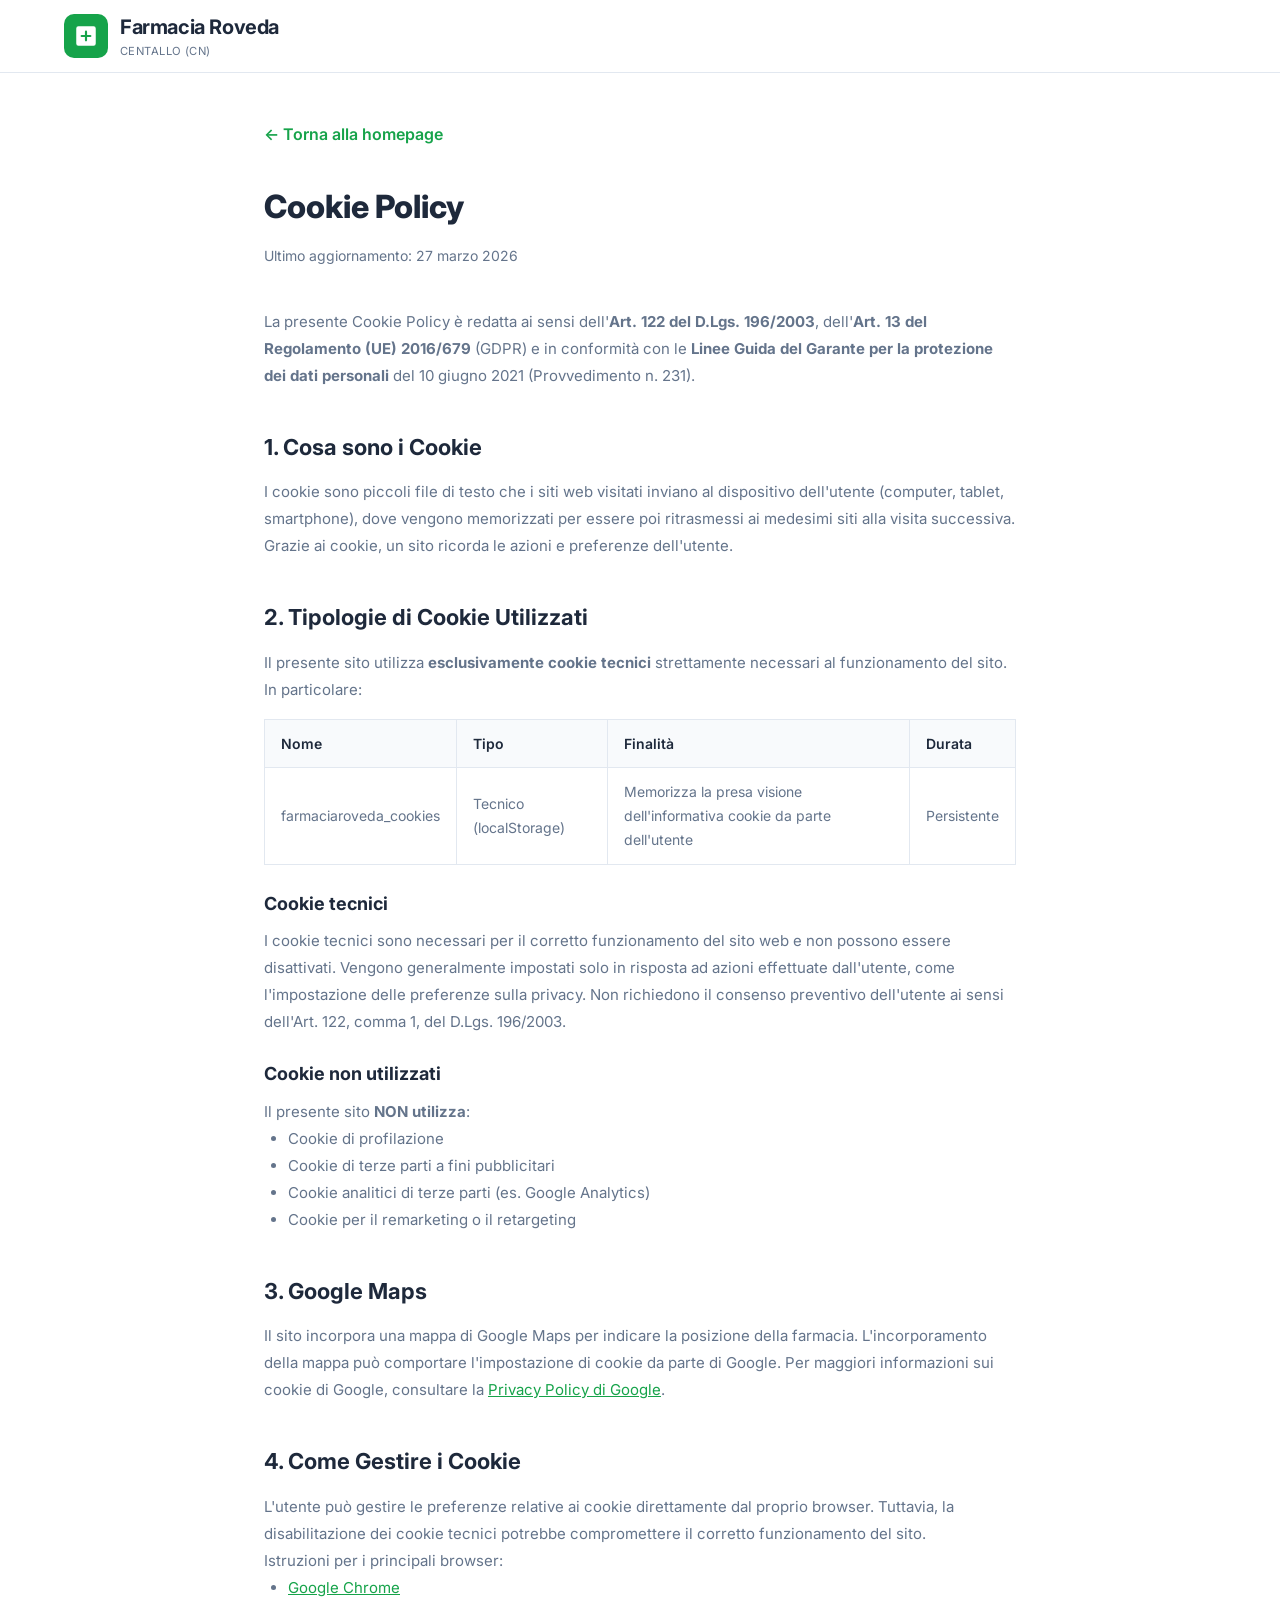
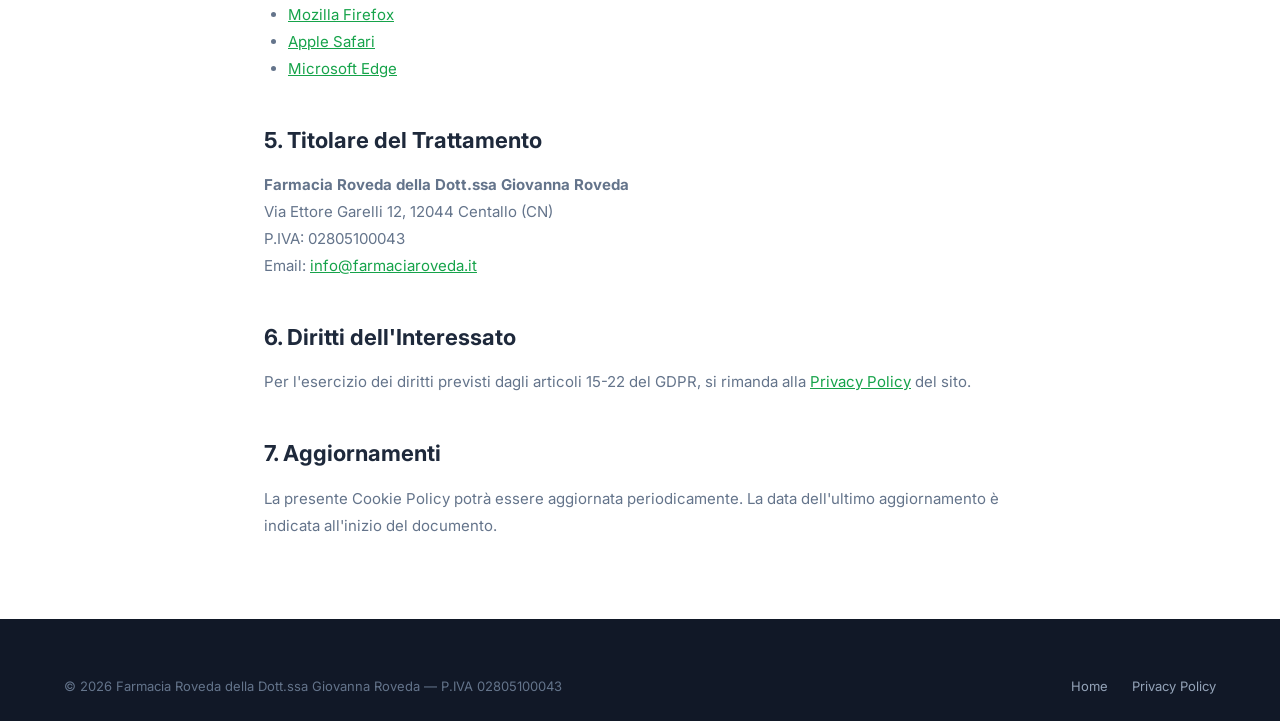
<file: pages/cookie-policy.html>
<!DOCTYPE html>
<html lang="it">
<head>
    <meta charset="UTF-8">
    <meta name="viewport" content="width=device-width, initial-scale=1.0">
    <title>Cookie Policy | Farmacia Roveda Centallo</title>
    <meta name="description" content="Informativa sull'utilizzo dei cookie ai sensi del D.Lgs. 196/2003 e delle Linee Guida del Garante Privacy - Farmacia Roveda, Centallo">
    <meta name="robots" content="noindex, follow">
    <link rel="preconnect" href="https://fonts.googleapis.com">
    <link rel="preconnect" href="https://fonts.gstatic.com" crossorigin>
    <link href="https://fonts.googleapis.com/css2?family=Inter:wght@400;500;600;700;800&display=swap" rel="stylesheet">
    <link rel="stylesheet" href="../css/style.css">
    <style>
        .legal-page { max-width: 800px; margin: 0 auto; padding: 3rem 1.5rem 5rem; }
        .legal-page h1 { font-size: 2rem; font-weight: 800; margin-bottom: 0.5rem; }
        .legal-page .last-updated { color: var(--color-text-secondary); font-size: 0.875rem; margin-bottom: 2.5rem; }
        .legal-page h2 { font-size: 1.375rem; margin-top: 2.5rem; margin-bottom: 0.75rem; }
        .legal-page h3 { font-size: 1.125rem; margin-top: 1.5rem; margin-bottom: 0.5rem; }
        .legal-page p, .legal-page li { font-size: 0.9375rem; line-height: 1.8; color: var(--color-text-secondary); }
        .legal-page ul { margin-left: 1.5rem; list-style: disc; margin-bottom: 1rem; }
        .legal-page a { color: var(--color-primary); text-decoration: underline; }
        .legal-page .back-link { display: inline-flex; align-items: center; gap: 0.5rem; margin-bottom: 2rem; font-weight: 600; text-decoration: none; }
        .legal-page .back-link:hover { text-decoration: underline; }
        .legal-page table { width: 100%; border-collapse: collapse; margin: 1rem 0 1.5rem; font-size: 0.875rem; }
        .legal-page th, .legal-page td { padding: 0.75rem 1rem; text-align: left; border: 1px solid var(--color-border); }
        .legal-page th { background: var(--color-bg-alt); font-weight: 600; color: var(--color-text); }
        .legal-page td { color: var(--color-text-secondary); }
    </style>
</head>
<body>
    <!-- Header -->
    <header class="header">
        <div class="container header__inner">
            <a href="../index.html" class="logo" aria-label="Farmacia Roveda - Torna alla homepage">
                <div class="logo__icon" aria-hidden="true">
                    <svg viewBox="0 0 24 24" xmlns="http://www.w3.org/2000/svg"><path d="M19 3H5a2 2 0 00-2 2v14a2 2 0 002 2h14a2 2 0 002-2V5a2 2 0 00-2-2zm-3 10h-3v3a1 1 0 01-2 0v-3H8a1 1 0 010-2h3V8a1 1 0 012 0v3h3a1 1 0 010 2z"/></svg>
                </div>
                <div>
                    <span class="logo__text">Farmacia Roveda</span>
                    <span class="logo__sub">Centallo (CN)</span>
                </div>
            </a>
        </div>
    </header>

    <main>
        <div class="legal-page">
            <a href="../index.html" class="back-link">&larr; Torna alla homepage</a>

            <h1>Cookie Policy</h1>
            <p class="last-updated">Ultimo aggiornamento: 27 marzo 2026</p>

            <p>
                La presente Cookie Policy è redatta ai sensi dell'<strong>Art. 122 del D.Lgs. 196/2003</strong>, 
                dell'<strong>Art. 13 del Regolamento (UE) 2016/679</strong> (GDPR) e in conformità con le 
                <strong>Linee Guida del Garante per la protezione dei dati personali</strong> del 10 giugno 2021 
                (Provvedimento n. 231).
            </p>

            <h2>1. Cosa sono i Cookie</h2>
            <p>
                I cookie sono piccoli file di testo che i siti web visitati inviano al dispositivo dell'utente 
                (computer, tablet, smartphone), dove vengono memorizzati per essere poi ritrasmessi ai medesimi 
                siti alla visita successiva. Grazie ai cookie, un sito ricorda le azioni e preferenze dell'utente.
            </p>

            <h2>2. Tipologie di Cookie Utilizzati</h2>
            <p>
                Il presente sito utilizza <strong>esclusivamente cookie tecnici</strong> strettamente necessari 
                al funzionamento del sito. In particolare:
            </p>

            <table>
                <thead>
                    <tr>
                        <th>Nome</th>
                        <th>Tipo</th>
                        <th>Finalità</th>
                        <th>Durata</th>
                    </tr>
                </thead>
                <tbody>
                    <tr>
                        <td>farmaciaroveda_cookies</td>
                        <td>Tecnico (localStorage)</td>
                        <td>Memorizza la presa visione dell'informativa cookie da parte dell'utente</td>
                        <td>Persistente</td>
                    </tr>
                </tbody>
            </table>

            <h3>Cookie tecnici</h3>
            <p>
                I cookie tecnici sono necessari per il corretto funzionamento del sito web e non possono 
                essere disattivati. Vengono generalmente impostati solo in risposta ad azioni effettuate 
                dall'utente, come l'impostazione delle preferenze sulla privacy. Non richiedono il consenso 
                preventivo dell'utente ai sensi dell'Art. 122, comma 1, del D.Lgs. 196/2003.
            </p>

            <h3>Cookie non utilizzati</h3>
            <p>Il presente sito <strong>NON utilizza</strong>:</p>
            <ul>
                <li>Cookie di profilazione</li>
                <li>Cookie di terze parti a fini pubblicitari</li>
                <li>Cookie analitici di terze parti (es. Google Analytics)</li>
                <li>Cookie per il remarketing o il retargeting</li>
            </ul>

            <h2>3. Google Maps</h2>
            <p>
                Il sito incorpora una mappa di Google Maps per indicare la posizione della farmacia. 
                L'incorporamento della mappa può comportare l'impostazione di cookie da parte di Google. 
                Per maggiori informazioni sui cookie di Google, consultare la 
                <a href="https://policies.google.com/privacy" target="_blank" rel="noopener noreferrer">Privacy Policy di Google</a>.
            </p>

            <h2>4. Come Gestire i Cookie</h2>
            <p>
                L'utente può gestire le preferenze relative ai cookie direttamente dal proprio browser. 
                Tuttavia, la disabilitazione dei cookie tecnici potrebbe compromettere il corretto 
                funzionamento del sito.
            </p>
            <p>Istruzioni per i principali browser:</p>
            <ul>
                <li><a href="https://support.google.com/chrome/answer/95647" target="_blank" rel="noopener noreferrer">Google Chrome</a></li>
                <li><a href="https://support.mozilla.org/it/kb/Gestione%20dei%20cookie" target="_blank" rel="noopener noreferrer">Mozilla Firefox</a></li>
                <li><a href="https://support.apple.com/it-it/guide/safari/sfri11471/" target="_blank" rel="noopener noreferrer">Apple Safari</a></li>
                <li><a href="https://support.microsoft.com/it-it/microsoft-edge/eliminare-i-cookie-in-microsoft-edge-63947406-40ac-c3b8-57b9-2a946a29ae09" target="_blank" rel="noopener noreferrer">Microsoft Edge</a></li>
            </ul>

            <h2>5. Titolare del Trattamento</h2>
            <p>
                <strong>Farmacia Roveda della Dott.ssa Giovanna Roveda</strong><br>
                Via Ettore Garelli 12, 12044 Centallo (CN)<br>
                P.IVA: 02805100043<br>
                Email: <a href="mailto:info@farmaciaroveda.it">info@farmaciaroveda.it</a>
            </p>

            <h2>6. Diritti dell'Interessato</h2>
            <p>
                Per l'esercizio dei diritti previsti dagli articoli 15-22 del GDPR, si rimanda alla 
                <a href="privacy-policy.html">Privacy Policy</a> del sito.
            </p>

            <h2>7. Aggiornamenti</h2>
            <p>
                La presente Cookie Policy potrà essere aggiornata periodicamente. La data dell'ultimo 
                aggiornamento è indicata all'inizio del documento.
            </p>
        </div>
    </main>

    <!-- Footer -->
    <footer class="footer">
        <div class="container">
            <div class="footer__bottom" style="border-top: none; padding-top: 0;">
                <p>&copy; 2026 Farmacia Roveda della Dott.ssa Giovanna Roveda &mdash; P.IVA 02805100043</p>
                <div class="footer__bottom-links">
                    <a href="../index.html">Home</a>
                    <a href="privacy-policy.html">Privacy Policy</a>
                </div>
            </div>
        </div>
    </footer>
</body>
</html>
</file>
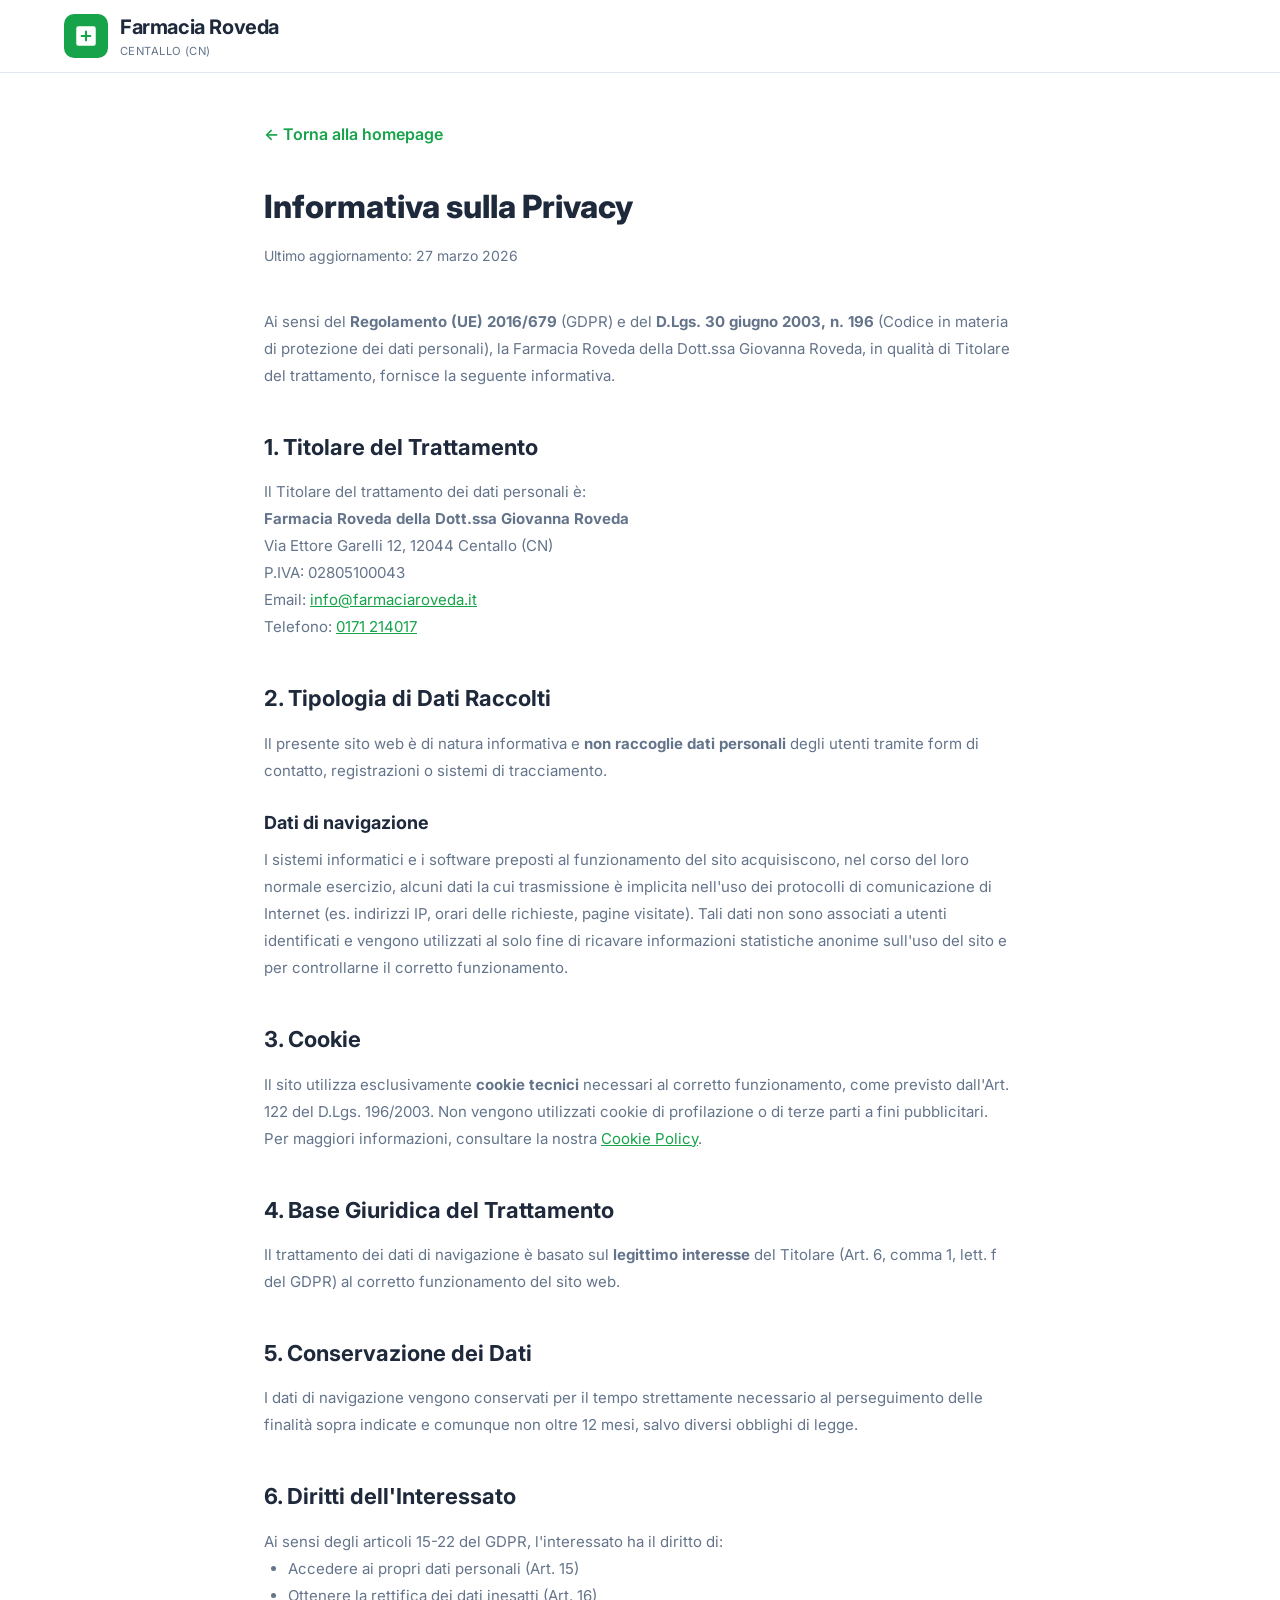
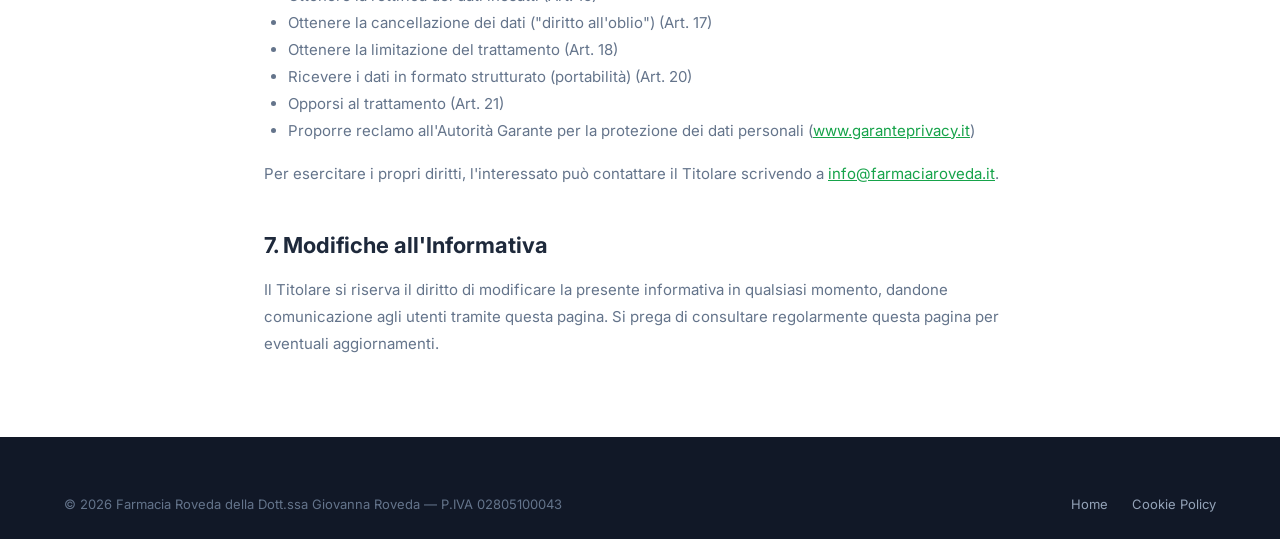
<file: pages/privacy-policy.html>
<!DOCTYPE html>
<html lang="it">
<head>
    <meta charset="UTF-8">
    <meta name="viewport" content="width=device-width, initial-scale=1.0">
    <title>Privacy Policy | Farmacia Roveda Centallo</title>
    <meta name="description" content="Informativa sulla privacy ai sensi del Regolamento UE 2016/679 (GDPR) e del D.Lgs. 196/2003 - Farmacia Roveda, Centallo">
    <meta name="robots" content="noindex, follow">
    <link rel="preconnect" href="https://fonts.googleapis.com">
    <link rel="preconnect" href="https://fonts.gstatic.com" crossorigin>
    <link href="https://fonts.googleapis.com/css2?family=Inter:wght@400;500;600;700;800&display=swap" rel="stylesheet">
    <link rel="stylesheet" href="../css/style.css">
    <style>
        .legal-page { max-width: 800px; margin: 0 auto; padding: 3rem 1.5rem 5rem; }
        .legal-page h1 { font-size: 2rem; font-weight: 800; margin-bottom: 0.5rem; }
        .legal-page .last-updated { color: var(--color-text-secondary); font-size: 0.875rem; margin-bottom: 2.5rem; }
        .legal-page h2 { font-size: 1.375rem; margin-top: 2.5rem; margin-bottom: 0.75rem; }
        .legal-page h3 { font-size: 1.125rem; margin-top: 1.5rem; margin-bottom: 0.5rem; }
        .legal-page p, .legal-page li { font-size: 0.9375rem; line-height: 1.8; color: var(--color-text-secondary); }
        .legal-page ul { margin-left: 1.5rem; list-style: disc; margin-bottom: 1rem; }
        .legal-page a { color: var(--color-primary); text-decoration: underline; }
        .legal-page .back-link { display: inline-flex; align-items: center; gap: 0.5rem; margin-bottom: 2rem; font-weight: 600; text-decoration: none; }
        .legal-page .back-link:hover { text-decoration: underline; }
    </style>
</head>
<body>
    <!-- Header semplificato -->
    <header class="header">
        <div class="container header__inner">
            <a href="../index.html" class="logo" aria-label="Farmacia Roveda - Torna alla homepage">
                <div class="logo__icon" aria-hidden="true">
                    <svg viewBox="0 0 24 24" xmlns="http://www.w3.org/2000/svg"><path d="M19 3H5a2 2 0 00-2 2v14a2 2 0 002 2h14a2 2 0 002-2V5a2 2 0 00-2-2zm-3 10h-3v3a1 1 0 01-2 0v-3H8a1 1 0 010-2h3V8a1 1 0 012 0v3h3a1 1 0 010 2z"/></svg>
                </div>
                <div>
                    <span class="logo__text">Farmacia Roveda</span>
                    <span class="logo__sub">Centallo (CN)</span>
                </div>
            </a>
        </div>
    </header>

    <main>
        <div class="legal-page">
            <a href="../index.html" class="back-link">&larr; Torna alla homepage</a>

            <h1>Informativa sulla Privacy</h1>
            <p class="last-updated">Ultimo aggiornamento: 27 marzo 2026</p>

            <p>
                Ai sensi del <strong>Regolamento (UE) 2016/679</strong> (GDPR) e del 
                <strong>D.Lgs. 30 giugno 2003, n. 196</strong> (Codice in materia di protezione dei dati personali), 
                la Farmacia Roveda della Dott.ssa Giovanna Roveda, in qualità di Titolare del trattamento, 
                fornisce la seguente informativa.
            </p>

            <h2>1. Titolare del Trattamento</h2>
            <p>
                Il Titolare del trattamento dei dati personali è:<br>
                <strong>Farmacia Roveda della Dott.ssa Giovanna Roveda</strong><br>
                Via Ettore Garelli 12, 12044 Centallo (CN)<br>
                P.IVA: 02805100043<br>
                Email: <a href="mailto:info@farmaciaroveda.it">info@farmaciaroveda.it</a><br>
                Telefono: <a href="tel:+390171214017">0171 214017</a>
            </p>

            <h2>2. Tipologia di Dati Raccolti</h2>
            <p>
                Il presente sito web è di natura informativa e <strong>non raccoglie dati personali</strong> 
                degli utenti tramite form di contatto, registrazioni o sistemi di tracciamento.
            </p>
            <h3>Dati di navigazione</h3>
            <p>
                I sistemi informatici e i software preposti al funzionamento del sito acquisiscono, 
                nel corso del loro normale esercizio, alcuni dati la cui trasmissione è implicita 
                nell'uso dei protocolli di comunicazione di Internet (es. indirizzi IP, orari delle 
                richieste, pagine visitate). Tali dati non sono associati a utenti identificati e 
                vengono utilizzati al solo fine di ricavare informazioni statistiche anonime sull'uso 
                del sito e per controllarne il corretto funzionamento.
            </p>

            <h2>3. Cookie</h2>
            <p>
                Il sito utilizza esclusivamente <strong>cookie tecnici</strong> necessari al corretto 
                funzionamento, come previsto dall'Art. 122 del D.Lgs. 196/2003. Non vengono utilizzati 
                cookie di profilazione o di terze parti a fini pubblicitari.
            </p>
            <p>
                Per maggiori informazioni, consultare la nostra 
                <a href="cookie-policy.html">Cookie Policy</a>.
            </p>

            <h2>4. Base Giuridica del Trattamento</h2>
            <p>
                Il trattamento dei dati di navigazione è basato sul <strong>legittimo interesse</strong> 
                del Titolare (Art. 6, comma 1, lett. f del GDPR) al corretto funzionamento del sito web.
            </p>

            <h2>5. Conservazione dei Dati</h2>
            <p>
                I dati di navigazione vengono conservati per il tempo strettamente necessario al 
                perseguimento delle finalità sopra indicate e comunque non oltre 12 mesi, salvo 
                diversi obblighi di legge.
            </p>

            <h2>6. Diritti dell'Interessato</h2>
            <p>
                Ai sensi degli articoli 15-22 del GDPR, l'interessato ha il diritto di:
            </p>
            <ul>
                <li>Accedere ai propri dati personali (Art. 15)</li>
                <li>Ottenere la rettifica dei dati inesatti (Art. 16)</li>
                <li>Ottenere la cancellazione dei dati ("diritto all'oblio") (Art. 17)</li>
                <li>Ottenere la limitazione del trattamento (Art. 18)</li>
                <li>Ricevere i dati in formato strutturato (portabilità) (Art. 20)</li>
                <li>Opporsi al trattamento (Art. 21)</li>
                <li>Proporre reclamo all'Autorità Garante per la protezione dei dati personali 
                    (<a href="https://www.garanteprivacy.it" target="_blank" rel="noopener noreferrer">www.garanteprivacy.it</a>)</li>
            </ul>
            <p>
                Per esercitare i propri diritti, l'interessato può contattare il Titolare scrivendo a 
                <a href="mailto:info@farmaciaroveda.it">info@farmaciaroveda.it</a>.
            </p>

            <h2>7. Modifiche all'Informativa</h2>
            <p>
                Il Titolare si riserva il diritto di modificare la presente informativa in qualsiasi 
                momento, dandone comunicazione agli utenti tramite questa pagina. Si prega di consultare 
                regolarmente questa pagina per eventuali aggiornamenti.
            </p>
        </div>
    </main>

    <!-- Footer semplificato -->
    <footer class="footer">
        <div class="container">
            <div class="footer__bottom" style="border-top: none; padding-top: 0;">
                <p>&copy; 2026 Farmacia Roveda della Dott.ssa Giovanna Roveda &mdash; P.IVA 02805100043</p>
                <div class="footer__bottom-links">
                    <a href="../index.html">Home</a>
                    <a href="cookie-policy.html">Cookie Policy</a>
                </div>
            </div>
        </div>
    </footer>
</body>
</html>
</file>
<file: css/style.css>
/* ============================================
   Farmacia Roveda - Centallo
   Modern CSS Stylesheet
   ============================================ */

/* ---------- CSS Custom Properties ---------- */
:root {
    --color-primary: #16a34a;
    --color-primary-dark: #15803d;
    --color-primary-light: #dcfce7;
    --color-primary-50: #f0fdf4;
    --color-accent: #0d9488;
    --color-bg: #ffffff;
    --color-bg-alt: #f8fafc;
    --color-bg-dark: #111827;
    --color-text: #1e293b;
    --color-text-secondary: #64748b;
    --color-text-light: #94a3b8;
    --color-border: #e2e8f0;
    --color-white: #ffffff;

    --shadow-sm: 0 1px 2px 0 rgb(0 0 0 / 0.05);
    --shadow-md: 0 4px 6px -1px rgb(0 0 0 / 0.08), 0 2px 4px -2px rgb(0 0 0 / 0.05);
    --shadow-lg: 0 10px 15px -3px rgb(0 0 0 / 0.08), 0 4px 6px -4px rgb(0 0 0 / 0.03);
    --shadow-xl: 0 20px 25px -5px rgb(0 0 0 / 0.1), 0 8px 10px -6px rgb(0 0 0 / 0.04);

    --radius-sm: 6px;
    --radius-md: 10px;
    --radius-lg: 16px;
    --radius-xl: 24px;
    --radius-full: 9999px;

    --font-sans: 'Inter', -apple-system, BlinkMacSystemFont, 'Segoe UI', Roboto, 'Helvetica Neue', Arial, sans-serif;
    --font-display: 'Inter', var(--font-sans);

    --transition-fast: 150ms cubic-bezier(0.4, 0, 0.2, 1);
    --transition-base: 250ms cubic-bezier(0.4, 0, 0.2, 1);
    --transition-slow: 350ms cubic-bezier(0.4, 0, 0.2, 1);
}

/* ---------- Reset & Base ---------- */
*,
*::before,
*::after {
    margin: 0;
    padding: 0;
    box-sizing: border-box;
}

html {
    scroll-behavior: smooth;
    scroll-padding-top: 80px;
}

body {
    font-family: var(--font-sans);
    font-size: 1rem;
    line-height: 1.7;
    color: var(--color-text);
    background-color: var(--color-bg);
    -webkit-font-smoothing: antialiased;
    -moz-osx-font-smoothing: grayscale;
}

img {
    max-width: 100%;
    height: auto;
    display: block;
}

a {
    color: var(--color-primary);
    text-decoration: none;
    transition: color var(--transition-fast);
}

a:hover {
    color: var(--color-primary-dark);
}

ul {
    list-style: none;
}

/* ---------- Accessibility ---------- */
.sr-only {
    position: absolute;
    width: 1px;
    height: 1px;
    padding: 0;
    margin: -1px;
    overflow: hidden;
    clip: rect(0, 0, 0, 0);
    white-space: nowrap;
    border-width: 0;
}

:focus-visible {
    outline: 3px solid var(--color-primary);
    outline-offset: 2px;
    border-radius: var(--radius-sm);
}

.skip-link {
    position: absolute;
    top: -100%;
    left: 50%;
    transform: translateX(-50%);
    background: var(--color-primary);
    color: var(--color-white);
    padding: 0.75rem 1.5rem;
    border-radius: 0 0 var(--radius-md) var(--radius-md);
    z-index: 10000;
    font-weight: 600;
    transition: top var(--transition-fast);
}

.skip-link:focus {
    top: 0;
    color: var(--color-white);
}

/* ---------- Utility ---------- */
.container {
    width: 100%;
    max-width: 1200px;
    margin: 0 auto;
    padding: 0 1.5rem;
}

.section {
    padding: 5rem 0;
}

.section--alt {
    background-color: var(--color-bg-alt);
}

.section--green {
    background: linear-gradient(135deg, var(--color-primary) 0%, var(--color-accent) 100%);
    color: var(--color-white);
}

.section-header {
    margin-bottom: 3rem;
}

.section-header h2 {
    font-family: var(--font-display);
    font-size: clamp(2rem, 4vw, 2.75rem);
    font-weight: 800;
    line-height: 1.2;
    color: var(--color-text);
    margin-bottom: 0.75rem;
}

.section--green .section-header h2 {
    color: var(--color-white);
}

.section-header p {
    font-size: 1.125rem;
    color: var(--color-text-secondary);
    max-width: 680px;
    line-height: 1.7;
}

.section--green .section-header p {
    color: rgba(255, 255, 255, 0.9);
}

/* ---------- Buttons ---------- */
.btn {
    display: inline-flex;
    align-items: center;
    justify-content: center;
    gap: 0.5rem;
    padding: 0.875rem 1.75rem;
    font-size: 1rem;
    font-weight: 600;
    line-height: 1;
    border-radius: var(--radius-full);
    border: 2px solid transparent;
    cursor: pointer;
    transition: all var(--transition-base);
    text-decoration: none;
    white-space: nowrap;
}

.btn--primary {
    background: var(--color-primary);
    color: var(--color-white);
    border-color: var(--color-primary);
}

.btn--primary:hover,
.btn--primary:focus-visible {
    background: var(--color-primary-dark);
    border-color: var(--color-primary-dark);
    color: var(--color-white);
    transform: translateY(-2px);
    box-shadow: var(--shadow-lg);
}

.btn--white {
    background: var(--color-white);
    color: var(--color-primary);
    border-color: var(--color-white);
}

.btn--white:hover,
.btn--white:focus-visible {
    background: var(--color-primary-50);
    color: var(--color-primary-dark);
    transform: translateY(-2px);
    box-shadow: var(--shadow-lg);
}

.btn--outline-white {
    background: transparent;
    color: var(--color-white);
    border-color: rgba(255, 255, 255, 0.5);
}

.btn--outline-white:hover,
.btn--outline-white:focus-visible {
    background: var(--color-white);
    color: var(--color-primary);
    border-color: var(--color-white);
    transform: translateY(-2px);
}

.btn--sm {
    padding: 0.625rem 1.25rem;
    font-size: 0.875rem;
}

/* ---------- Header ---------- */
.header {
    position: sticky;
    top: 0;
    z-index: 1000;
    background: rgba(255, 255, 255, 0.95);
    backdrop-filter: blur(12px);
    -webkit-backdrop-filter: blur(12px);
    border-bottom: 1px solid var(--color-border);
    transition: box-shadow var(--transition-base);
}

.header--scrolled {
    box-shadow: var(--shadow-md);
}

.header__inner {
    display: flex;
    align-items: center;
    justify-content: space-between;
    height: 72px;
}

.logo {
    display: flex;
    align-items: center;
    gap: 0.75rem;
    text-decoration: none;
    color: var(--color-text);
}

.logo__icon {
    width: 44px;
    height: 44px;
    background: var(--color-primary);
    border-radius: var(--radius-md);
    display: flex;
    align-items: center;
    justify-content: center;
    flex-shrink: 0;
}

.logo__icon svg {
    width: 26px;
    height: 26px;
    fill: var(--color-white);
}

.logo__text {
    font-family: var(--font-display);
    font-size: 1.25rem;
    font-weight: 700;
    letter-spacing: -0.02em;
}

.logo__sub {
    font-size: 0.7rem;
    font-weight: 400;
    color: var(--color-text-secondary);
    letter-spacing: 0.04em;
    text-transform: uppercase;
    display: block;
    margin-top: -2px;
}

.nav__list {
    display: flex;
    align-items: center;
    gap: 0.25rem;
}

.nav__link {
    display: block;
    padding: 0.5rem 1rem;
    font-size: 0.9375rem;
    font-weight: 500;
    color: var(--color-text-secondary);
    border-radius: var(--radius-sm);
    transition: all var(--transition-fast);
}

.nav__link:hover,
.nav__link:focus-visible,
.nav__link--active {
    color: var(--color-primary);
    background: var(--color-primary-50);
}

.nav__social {
    display: flex;
    align-items: center;
    gap: 0.5rem;
    margin-left: 1rem;
    padding-left: 1rem;
    border-left: 1px solid var(--color-border);
}

.nav__social-link {
    display: flex;
    align-items: center;
    justify-content: center;
    width: 36px;
    height: 36px;
    border-radius: var(--radius-full);
    color: var(--color-text-secondary);
    transition: all var(--transition-fast);
}

.nav__social-link:hover {
    color: var(--color-white);
}

.nav__social-link--fb:hover {
    background: #1877f2;
}

.nav__social-link--ig:hover {
    background: linear-gradient(45deg, #f09433, #e6683c, #dc2743, #cc2366, #bc1888);
}

.nav__social-link--wa:hover {
    background: #25d366;
}

.nav__social-link svg {
    width: 18px;
    height: 18px;
}

/* Mobile Menu Button */
.menu-toggle {
    display: none;
    background: none;
    border: none;
    cursor: pointer;
    padding: 0.5rem;
    color: var(--color-text);
    border-radius: var(--radius-sm);
}

.menu-toggle__bar {
    display: block;
    width: 22px;
    height: 2px;
    background: currentColor;
    border-radius: 2px;
    transition: all var(--transition-fast);
}

.menu-toggle__bar + .menu-toggle__bar {
    margin-top: 5px;
}

.menu-toggle[aria-expanded="true"] .menu-toggle__bar:nth-child(1) {
    transform: rotate(45deg) translate(3.5px, 3.5px);
}

.menu-toggle[aria-expanded="true"] .menu-toggle__bar:nth-child(2) {
    opacity: 0;
}

.menu-toggle[aria-expanded="true"] .menu-toggle__bar:nth-child(3) {
    transform: rotate(-45deg) translate(3.5px, -3.5px);
}

/* ---------- Hero ---------- */
.hero {
    position: relative;
    background: linear-gradient(135deg, var(--color-primary) 0%, #059669 50%, var(--color-accent) 100%);
    color: var(--color-white);
    padding: 6rem 0 5rem;
    overflow: hidden;
}

.hero::before {
    content: '';
    position: absolute;
    inset: 0;
    background: url("data:image/svg+xml,%3Csvg width='60' height='60' viewBox='0 0 60 60' xmlns='http://www.w3.org/2000/svg'%3E%3Cg fill='none' fill-rule='evenodd'%3E%3Cg fill='%23ffffff' fill-opacity='0.04'%3E%3Cpath d='M36 34v-4h-2v4h-4v2h4v4h2v-4h4v-2h-4zm0-30V0h-2v4h-4v2h4v4h2V6h4V4h-4zM6 34v-4H4v4H0v2h4v4h2v-4h4v-2H6zM6 4V0H4v4H0v2h4v4h2V6h4V4H6z'/%3E%3C/g%3E%3C/g%3E%3C/svg%3E");
    pointer-events: none;
}

.hero__content {
    position: relative;
    text-align: center;
    max-width: 720px;
    margin: 0 auto;
}

.hero__badge {
    display: inline-flex;
    align-items: center;
    gap: 0.5rem;
    background: rgba(255, 255, 255, 0.15);
    border: 1px solid rgba(255, 255, 255, 0.2);
    border-radius: var(--radius-full);
    padding: 0.5rem 1.25rem;
    font-size: 0.875rem;
    font-weight: 500;
    margin-bottom: 1.5rem;
    backdrop-filter: blur(4px);
}

.hero h1 {
    font-family: var(--font-display);
    font-size: clamp(2.5rem, 6vw, 4rem);
    font-weight: 800;
    line-height: 1.1;
    letter-spacing: -0.03em;
    margin-bottom: 1rem;
}

.hero__subtitle {
    font-size: clamp(1.125rem, 2.5vw, 1.375rem);
    opacity: 0.92;
    margin-bottom: 2.5rem;
    line-height: 1.5;
}

.hero__actions {
    display: flex;
    gap: 1rem;
    justify-content: center;
    flex-wrap: wrap;
}

.hero__info-bar {
    display: flex;
    justify-content: center;
    gap: 2.5rem;
    margin-top: 3.5rem;
    padding-top: 2rem;
    border-top: 1px solid rgba(255, 255, 255, 0.15);
    flex-wrap: wrap;
}

.hero__info-item {
    display: flex;
    align-items: center;
    gap: 0.625rem;
    font-size: 0.9375rem;
    opacity: 0.9;
}

.hero__info-item svg {
    width: 20px;
    height: 20px;
    opacity: 0.8;
}

/* ---------- About (Chi Siamo) ---------- */
.about__grid {
    display: grid;
    grid-template-columns: repeat(2, 1fr);
    gap: 2rem;
}

.about-card {
    background: var(--color-white);
    border: 1px solid var(--color-border);
    border-radius: var(--radius-lg);
    padding: 2rem;
    transition: all var(--transition-base);
}

.about-card:hover {
    border-color: var(--color-primary);
    box-shadow: var(--shadow-lg);
    transform: translateY(-4px);
}

.about-card__icon {
    width: 52px;
    height: 52px;
    background: var(--color-primary-light);
    border-radius: var(--radius-md);
    display: flex;
    align-items: center;
    justify-content: center;
    margin-bottom: 1.25rem;
    font-size: 1.5rem;
}

.about-card h3 {
    font-size: 1.25rem;
    font-weight: 700;
    margin-bottom: 0.5rem;
}

.about-card p {
    color: var(--color-text-secondary);
    line-height: 1.7;
}

/* ---------- Services ---------- */
.services__grid {
    display: grid;
    grid-template-columns: repeat(3, 1fr);
    gap: 1.5rem;
}

.service-card {
    background: var(--color-white);
    border: 1px solid var(--color-border);
    border-radius: var(--radius-lg);
    padding: 2rem;
    transition: all var(--transition-base);
    position: relative;
    overflow: hidden;
}

.service-card::after {
    content: '';
    position: absolute;
    bottom: 0;
    left: 0;
    right: 0;
    height: 3px;
    background: var(--color-primary);
    transform: scaleX(0);
    transition: transform var(--transition-base);
}

.service-card:hover {
    border-color: var(--color-primary-light);
    box-shadow: var(--shadow-lg);
    transform: translateY(-4px);
}

.service-card:hover::after {
    transform: scaleX(1);
}

.service-card__icon {
    width: 52px;
    height: 52px;
    background: var(--color-primary-light);
    border-radius: var(--radius-md);
    display: flex;
    align-items: center;
    justify-content: center;
    margin-bottom: 1.25rem;
    font-size: 1.5rem;
}

.service-card h3 {
    font-size: 1.125rem;
    font-weight: 700;
    margin-bottom: 0.5rem;
}

.service-card p {
    color: var(--color-text-secondary);
    font-size: 0.9375rem;
    line-height: 1.6;
}

/* ---------- Team ---------- */
.team__grid {
    display: grid;
    grid-template-columns: repeat(3, 1fr);
    gap: 2rem;
}

.team-card {
    background: var(--color-white);
    border: 1px solid var(--color-border);
    border-radius: var(--radius-lg);
    overflow: hidden;
    transition: all var(--transition-base);
}

.team-card:hover {
    box-shadow: var(--shadow-xl);
    transform: translateY(-4px);
}

.team-card__photo {
    width: 100%;
    aspect-ratio: 4 / 3;
    background: linear-gradient(135deg, var(--color-primary-light) 0%, #d1fae5 100%);
    display: flex;
    align-items: center;
    justify-content: center;
    font-size: 4rem;
}

.team-card__info {
    padding: 1.5rem;
}

.team-card__info h3 {
    font-size: 1.125rem;
    font-weight: 700;
    margin-bottom: 0.25rem;
}

.team-card__role {
    color: var(--color-primary);
    font-weight: 600;
    font-size: 0.875rem;
    margin-bottom: 0.75rem;
}

.team-card__bio {
    color: var(--color-text-secondary);
    font-size: 0.875rem;
    line-height: 1.6;
}

.team__note {
    text-align: center;
    color: var(--color-text-light);
    font-size: 0.875rem;
    font-style: italic;
    margin-top: 2rem;
}

/* ---------- Contact ---------- */
.contact__grid {
    display: grid;
    grid-template-columns: repeat(4, 1fr);
    gap: 1.25rem;
    margin-bottom: 2.5rem;
}

.contact-item {
    display: flex;
    gap: 1rem;
    padding: 1.25rem;
    background: var(--color-white);
    border: 1px solid var(--color-border);
    border-radius: var(--radius-md);
    transition: all var(--transition-fast);
}

.contact-item:hover {
    border-color: var(--color-primary-light);
    box-shadow: var(--shadow-md);
}

.contact-item__icon {
    width: 44px;
    height: 44px;
    background: var(--color-primary);
    border-radius: var(--radius-md);
    display: flex;
    align-items: center;
    justify-content: center;
    flex-shrink: 0;
}

.contact-item__icon svg {
    width: 20px;
    height: 20px;
    fill: var(--color-white);
}

.contact-item__label {
    font-size: 0.75rem;
    font-weight: 500;
    color: var(--color-text-light);
    text-transform: uppercase;
    letter-spacing: 0.05em;
    margin-bottom: 0.125rem;
}

.contact-item__value {
    font-weight: 600;
    color: var(--color-text);
    font-size: 0.9375rem;
}

.contact-item__value a {
    color: var(--color-text);
    text-decoration: none;
}

.contact-item__value a:hover {
    color: var(--color-primary);
}

/* Map */
.map-wrapper {
    border-radius: var(--radius-lg);
    overflow: hidden;
    box-shadow: var(--shadow-md);
    margin-bottom: 2.5rem;
    border: 1px solid var(--color-border);
}

.map-wrapper iframe {
    display: block;
    width: 100%;
    height: 400px;
    border: none;
}

/* Legal Info */
.legal-info {
    background: var(--color-white);
    border: 1px solid var(--color-border);
    border-left: 4px solid var(--color-primary);
    border-radius: var(--radius-md);
    padding: 1.75rem 2rem;
}

.legal-info h3 {
    font-size: 1rem;
    font-weight: 700;
    margin-bottom: 0.75rem;
    display: flex;
    align-items: center;
    gap: 0.5rem;
}

.legal-info ul {
    display: grid;
    grid-template-columns: repeat(auto-fit, minmax(280px, 1fr));
    gap: 0.5rem;
}

.legal-info li {
    font-size: 0.875rem;
    color: var(--color-text-secondary);
    line-height: 1.6;
}

.legal-info strong {
    color: var(--color-text);
}

/* ---------- CTA Section ---------- */
.cta__inner {
    text-align: center;
    max-width: 600px;
    margin: 0 auto;
}

.cta__inner h2 {
    color: var(--color-white);
    margin-bottom: 0.75rem;
}

.cta__inner p {
    font-size: 1.125rem;
    opacity: 0.92;
    margin-bottom: 2rem;
}

.cta__buttons {
    display: flex;
    gap: 1rem;
    justify-content: center;
    flex-wrap: wrap;
}

/* ---------- Footer ---------- */
.footer {
    background: var(--color-bg-dark);
    color: #cbd5e1;
    padding: 3.5rem 0 0;
}

.footer__grid {
    display: grid;
    grid-template-columns: 2fr 1fr 1fr 1.5fr;
    gap: 2.5rem;
    padding-bottom: 2.5rem;
}

.footer__brand p {
    margin-top: 0.75rem;
    font-size: 0.9375rem;
    line-height: 1.7;
    color: #94a3b8;
}

.footer__social {
    display: flex;
    gap: 0.75rem;
    margin-top: 1.25rem;
}

.footer__social-link {
    display: flex;
    align-items: center;
    justify-content: center;
    width: 40px;
    height: 40px;
    background: rgba(255, 255, 255, 0.08);
    border-radius: var(--radius-full);
    color: #94a3b8;
    transition: all var(--transition-fast);
}

.footer__social-link:hover {
    color: var(--color-white);
    transform: translateY(-2px);
}

.footer__social-link--fb:hover {
    background: #1877f2;
}

.footer__social-link--ig:hover {
    background: linear-gradient(45deg, #f09433, #e6683c, #dc2743, #cc2366, #bc1888);
}

.footer__social-link--wa:hover {
    background: #25d366;
}

.footer__social-link svg {
    width: 18px;
    height: 18px;
}

.footer h4 {
    font-size: 0.9375rem;
    font-weight: 700;
    color: var(--color-white);
    margin-bottom: 1rem;
    text-transform: uppercase;
    letter-spacing: 0.05em;
    font-size: 0.8125rem;
}

.footer__links li {
    margin-bottom: 0.5rem;
}

.footer__links a {
    color: #94a3b8;
    font-size: 0.9375rem;
    transition: color var(--transition-fast);
}

.footer__links a:hover {
    color: var(--color-white);
}

.footer__contact-info li {
    display: flex;
    gap: 0.75rem;
    margin-bottom: 0.625rem;
    font-size: 0.9375rem;
    color: #94a3b8;
    align-items: flex-start;
}

.footer__contact-info svg {
    width: 16px;
    height: 16px;
    flex-shrink: 0;
    margin-top: 4px;
    opacity: 0.6;
}

.footer__contact-info a {
    color: #94a3b8;
}

.footer__contact-info a:hover {
    color: var(--color-white);
}

.footer__bottom {
    border-top: 1px solid rgba(255, 255, 255, 0.08);
    padding: 1.5rem 0;
    display: flex;
    justify-content: space-between;
    align-items: center;
    flex-wrap: wrap;
    gap: 0.75rem;
    font-size: 0.8125rem;
    color: #64748b;
}

.footer__bottom a {
    color: #94a3b8;
}

.footer__bottom a:hover {
    color: var(--color-white);
}

.footer__bottom-links {
    display: flex;
    gap: 1.5rem;
}

/* ---------- Cookie Banner ---------- */
.cookie-banner {
    position: fixed;
    bottom: 0;
    left: 0;
    right: 0;
    background: var(--color-white);
    box-shadow: 0 -4px 20px rgb(0 0 0 / 0.12);
    padding: 1.25rem 1.5rem;
    z-index: 2000;
    transform: translateY(100%);
    transition: transform var(--transition-slow);
    border-top: 1px solid var(--color-border);
}

.cookie-banner--visible {
    transform: translateY(0);
}

.cookie-banner__inner {
    max-width: 1200px;
    margin: 0 auto;
    display: flex;
    justify-content: space-between;
    align-items: center;
    gap: 1.5rem;
    flex-wrap: wrap;
}

.cookie-banner__text {
    flex: 1;
    min-width: 280px;
    font-size: 0.875rem;
    color: var(--color-text-secondary);
    line-height: 1.6;
}

.cookie-banner__text a {
    color: var(--color-primary);
    text-decoration: underline;
}

.cookie-banner__actions {
    display: flex;
    gap: 0.75rem;
    flex-shrink: 0;
}

/* ---------- Responsive ---------- */

/* Tablet */
@media (max-width: 1024px) {
    .contact__grid {
        grid-template-columns: repeat(2, 1fr);
    }

    .footer__grid {
        grid-template-columns: repeat(2, 1fr);
    }
}

/* Mobile */
@media (max-width: 768px) {
    .section {
        padding: 3.5rem 0;
    }

    .menu-toggle {
        display: flex;
        flex-direction: column;
    }

    .nav,
    .nav__social {
        display: none;
    }

    .nav--open {
        display: block;
        position: absolute;
        top: 72px;
        left: 0;
        right: 0;
        background: var(--color-white);
        border-bottom: 1px solid var(--color-border);
        box-shadow: var(--shadow-lg);
        padding: 1rem 1.5rem 1.5rem;
        z-index: 999;
    }

    .nav--open .nav__list {
        flex-direction: column;
        gap: 0;
    }

    .nav--open .nav__link {
        padding: 0.75rem 1rem;
        font-size: 1rem;
    }

    .nav--open + .nav__social,
    .nav--open ~ .nav__social {
        display: none;
    }

    .mobile-social {
        display: flex;
        gap: 1rem;
        padding-top: 1rem;
        margin-top: 0.5rem;
        border-top: 1px solid var(--color-border);
    }

    .mobile-social a {
        display: flex;
        align-items: center;
        justify-content: center;
        width: 40px;
        height: 40px;
        border-radius: var(--radius-full);
        background: var(--color-bg-alt);
        color: var(--color-text-secondary);
    }

    .hero {
        padding: 4rem 0 3.5rem;
    }

    .hero__info-bar {
        gap: 1.5rem;
        flex-direction: column;
        align-items: center;
    }

    .about__grid {
        grid-template-columns: 1fr;
    }

    .services__grid {
        grid-template-columns: 1fr;
    }

    .team__grid {
        grid-template-columns: 1fr;
    }

    .contact__grid {
        grid-template-columns: 1fr;
    }

    .footer__grid {
        grid-template-columns: 1fr;
    }

    .footer__bottom {
        flex-direction: column;
        text-align: center;
    }

    .cookie-banner__inner {
        flex-direction: column;
        text-align: center;
    }

    .cta__buttons {
        flex-direction: column;
        align-items: center;
    }

    .btn {
        width: 100%;
        max-width: 320px;
    }

    .legal-info ul {
        grid-template-columns: 1fr;
    }
}

/* Small mobile */
@media (max-width: 400px) {
    .logo__text {
        font-size: 1.1rem;
    }

    .logo__sub {
        display: none;
    }
}

/* ---------- Print ---------- */
@media print {
    .header,
    .footer,
    .cookie-banner,
    .section--green,
    .map-wrapper,
    .hero__actions,
    .skip-link {
        display: none !important;
    }

    body {
        color: #000;
        font-size: 12pt;
    }

    .section {
        padding: 1rem 0;
    }

    a {
        color: #000;
        text-decoration: underline;
    }
}

/* ---------- Animations ---------- */
@media (prefers-reduced-motion: no-preference) {
    .fade-in {
        opacity: 0;
        transform: translateY(20px);
        transition: opacity 0.6s ease-out, transform 0.6s ease-out;
    }

    .fade-in--visible {
        opacity: 1;
        transform: translateY(0);
    }
}

@media (prefers-reduced-motion: reduce) {
    *,
    *::before,
    *::after {
        animation-duration: 0.01ms !important;
        animation-iteration-count: 1 !important;
        transition-duration: 0.01ms !important;
        scroll-behavior: auto !important;
    }
}
</file>
